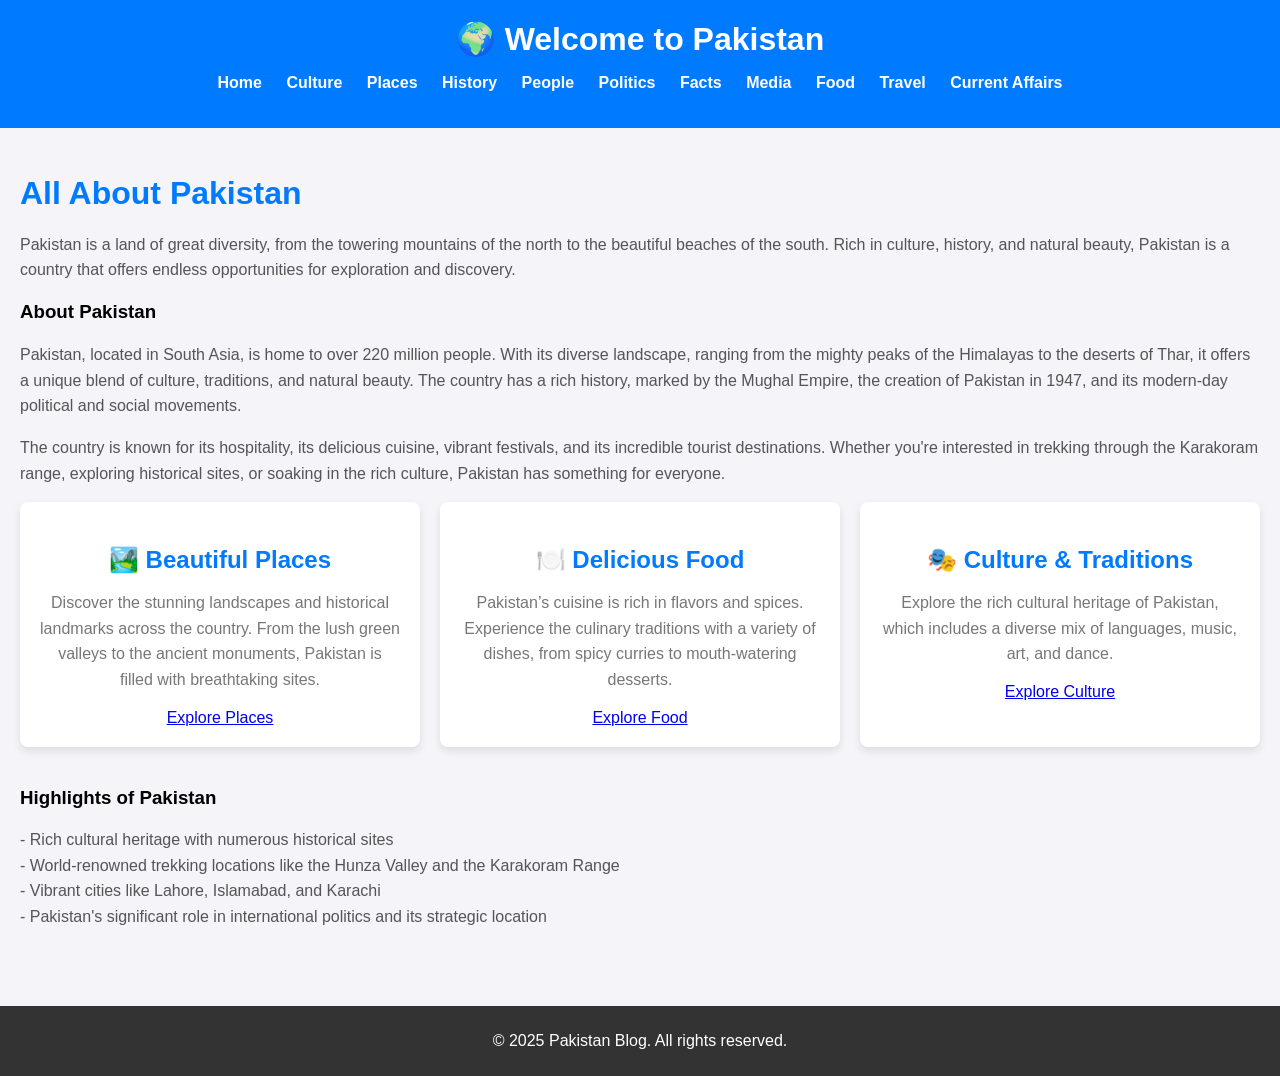
<file: index.html>
<!-- index.html -->
<!DOCTYPE html>
<html lang="en">
<head>
  <meta charset="UTF-8">
  <title>Blogsite Pakistan</title>
  <link rel="stylesheet" href="styles.css">
</head>
<body>
  <header>
    <h1>🌍 Welcome to Pakistan</h1>
    <nav>
      <ul>
        <li><a href="index.html">Home</a></li>
        <li><a href="culture.html">Culture</a></li>
        <li><a href="places.html">Places</a></li>
        <li><a href="history.html">History</a></li>
        <li><a href="people.html">People</a></li>
        <li><a href="politics.html">Politics</a></li>
        <li><a href="facts.html">Facts</a></li>
        <li><a href="media.html">Media</a></li>
        <li><a href="food.html">Food</a></li>
        <li><a href="travel.html">Travel</a></li>
        <li><a href="current-afairs.html">Current Affairs</a></li>
      </ul>
    </nav>
  </header>

  <main>
        <section class="intro">
            <h2>All About Pakistan</h2>
            <p>Pakistan is a land of great diversity, from the towering mountains of the north to the beautiful beaches of the south. Rich in culture, history, and natural beauty, Pakistan is a country that offers endless opportunities for exploration and discovery.</p>
        </section>

        <section class="about-pakistan">
            <h3>About Pakistan</h3>
            <p>Pakistan, located in South Asia, is home to over 220 million people. With its diverse landscape, ranging from the mighty peaks of the Himalayas to the deserts of Thar, it offers a unique blend of culture, traditions, and natural beauty. The country has a rich history, marked by the Mughal Empire, the creation of Pakistan in 1947, and its modern-day political and social movements.</p>
            <p>The country is known for its hospitality, its delicious cuisine, vibrant festivals, and its incredible tourist destinations. Whether you're interested in trekking through the Karakoram range, exploring historical sites, or soaking in the rich culture, Pakistan has something for everyone.</p>
        </section>

        <section class="cards">
            <div class="card">
                <h3>🏞️ Beautiful Places</h3>
                <p>Discover the stunning landscapes and historical landmarks across the country. From the lush green valleys to the ancient monuments, Pakistan is filled with breathtaking sites.</p>
                <a class="btn btn-primary" href="places.html" role="button">Explore Places</a>
            </div>
            <div class="card">
                <h3>🍽️ Delicious Food</h3>
                <p>Pakistan’s cuisine is rich in flavors and spices. Experience the culinary traditions with a variety of dishes, from spicy curries to mouth-watering desserts.</p>
                <a class="btn btn-primary" href="food.html" role="button">Explore Food</a>
            </div>
            <div class="card">
                <h3>🎭 Culture & Traditions</h3>
                <p>Explore the rich cultural heritage of Pakistan, which includes a diverse mix of languages, music, art, and dance.</p>
                <a class="btn btn-primary" href="culture.html" role="button">Explore Culture</a>
            </div>
        </section>

        <section class="highlights">
            <h3>Highlights of Pakistan</h3>
                <p>- Rich cultural heritage with numerous historical sites<br>
            - World-renowned trekking locations like the Hunza Valley and the Karakoram Range<br>
            - Vibrant cities like Lahore, Islamabad, and Karachi<br>
            - Pakistan's significant role in international politics and its strategic location</p>

        </section>
    </main>

  <footer>
    <p>© 2025 Pakistan Blog. All rights reserved.</p>
  </footer>
</body>
</html>
</file>
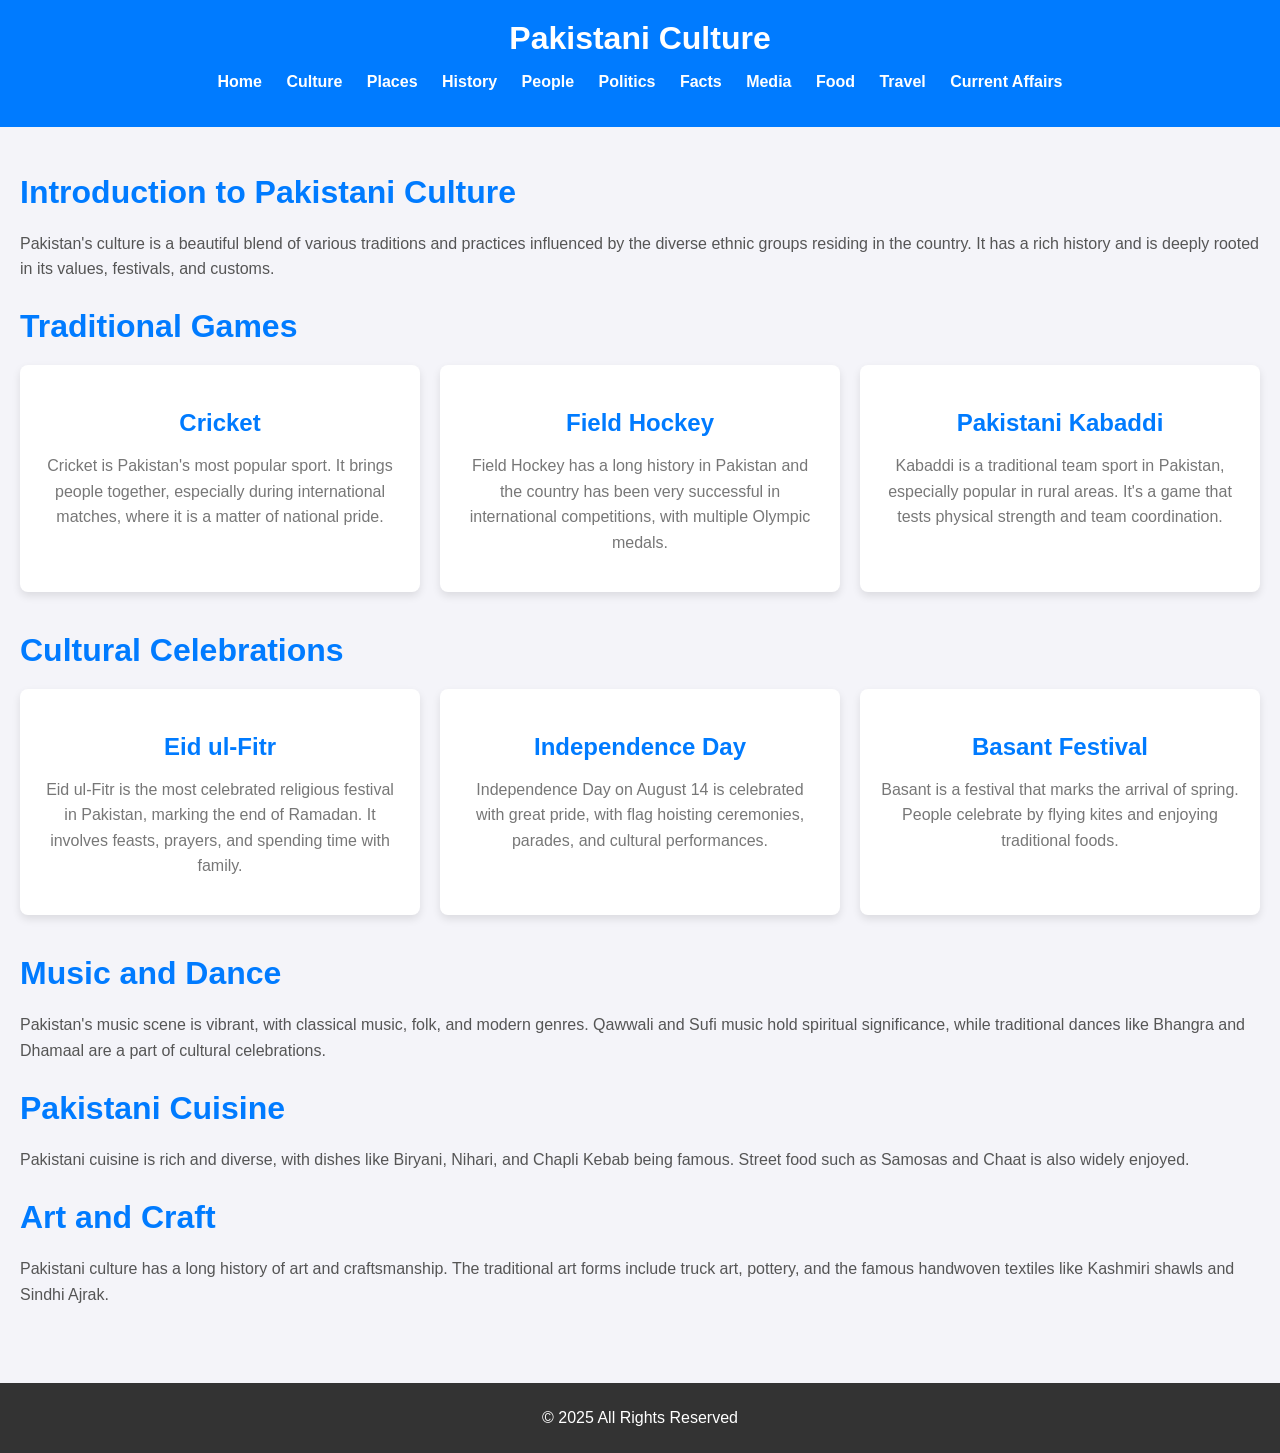
<file: culture.html>
<!DOCTYPE html>
<html lang="en">
<head>
    <meta charset="UTF-8">
    <meta name="viewport" content="width=device-width, initial-scale=1.0">
    <title>Pakistani Culture</title>
    <link rel="stylesheet" href="styles.css">
</head>
<body>
    <header>
        <h1>Pakistani Culture</h1>
        <nav>
            <ul>
              <li><a href="index.html">Home</a></li>
              <li><a href="culture.html">Culture</a></li>
              <li><a href="places.html">Places</a></li>
              <li><a href="history.html">History</a></li>
              <li><a href="people.html">People</a></li>
              <li><a href="politics.html">Politics</a></li>
              <li><a href="facts.html">Facts</a></li>
              <li><a href="media.html">Media</a></li>
              <li><a href="food.html">Food</a></li>
              <li><a href="travel.html">Travel</a></li>
              <li><a href="current-afairs.html">Current Affairs</a></li>
            </ul>
          </nav>
    </header>
    <main>
        <!-- Introduction Section -->
        <section class="about-culture">
            <h2>Introduction to Pakistani Culture</h2>
            <p>Pakistan's culture is a beautiful blend of various traditions and practices influenced by the diverse ethnic groups residing in the country. It has a rich history and is deeply rooted in its values, festivals, and customs.</p>
        </section>

        <!-- Traditional Games Section -->
        <section class="games">
            <h2>Traditional Games</h2>
            <div class="cards">
                <div class="card">
                    <h3>Cricket</h3>
                    <p>Cricket is Pakistan's most popular sport. It brings people together, especially during international matches, where it is a matter of national pride.</p>
                </div>
                <div class="card">
                    <h3>Field Hockey</h3>
                    <p>Field Hockey has a long history in Pakistan and the country has been very successful in international competitions, with multiple Olympic medals.</p>
                </div>
                <div class="card">
                    <h3>Pakistani Kabaddi</h3>
                    <p>Kabaddi is a traditional team sport in Pakistan, especially popular in rural areas. It's a game that tests physical strength and team coordination.</p>
                </div>
            </div>
        </section>

        <!-- Cultural Celebrations Section -->
        <section class="celebrations">
            <h2>Cultural Celebrations</h2>
            <div class="cards">
                <div class="card">
                    <h3>Eid ul-Fitr</h3>
                    <p>Eid ul-Fitr is the most celebrated religious festival in Pakistan, marking the end of Ramadan. It involves feasts, prayers, and spending time with family.</p>
                </div>
                <div class="card">
                    <h3>Independence Day</h3>
                    <p>Independence Day on August 14 is celebrated with great pride, with flag hoisting ceremonies, parades, and cultural performances.</p>
                </div>
                <div class="card">
                    <h3>Basant Festival</h3>
                    <p>Basant is a festival that marks the arrival of spring. People celebrate by flying kites and enjoying traditional foods.</p>
                </div>
            </div>
        </section>

        <!-- Music and Dance Section -->
        <section class="music-dance">
            <h2>Music and Dance</h2>
            <p>Pakistan's music scene is vibrant, with classical music, folk, and modern genres. Qawwali and Sufi music hold spiritual significance, while traditional dances like Bhangra and Dhamaal are a part of cultural celebrations.</p>
        </section>

        <!-- Cuisine Section -->
        <section class="cuisine">
            <h2>Pakistani Cuisine</h2>
            <p>Pakistani cuisine is rich and diverse, with dishes like Biryani, Nihari, and Chapli Kebab being famous. Street food such as Samosas and Chaat is also widely enjoyed.</p>
        </section>

        <!-- Art and Craft Section -->
        <section class="art-craft">
            <h2>Art and Craft</h2>
            <p>Pakistani culture has a long history of art and craftsmanship. The traditional art forms include truck art, pottery, and the famous handwoven textiles like Kashmiri shawls and Sindhi Ajrak.</p>
        </section>
    </main>
    <footer>
        <p>&copy; 2025 All Rights Reserved</p>
    </footer>
</body>
</html>
</file>
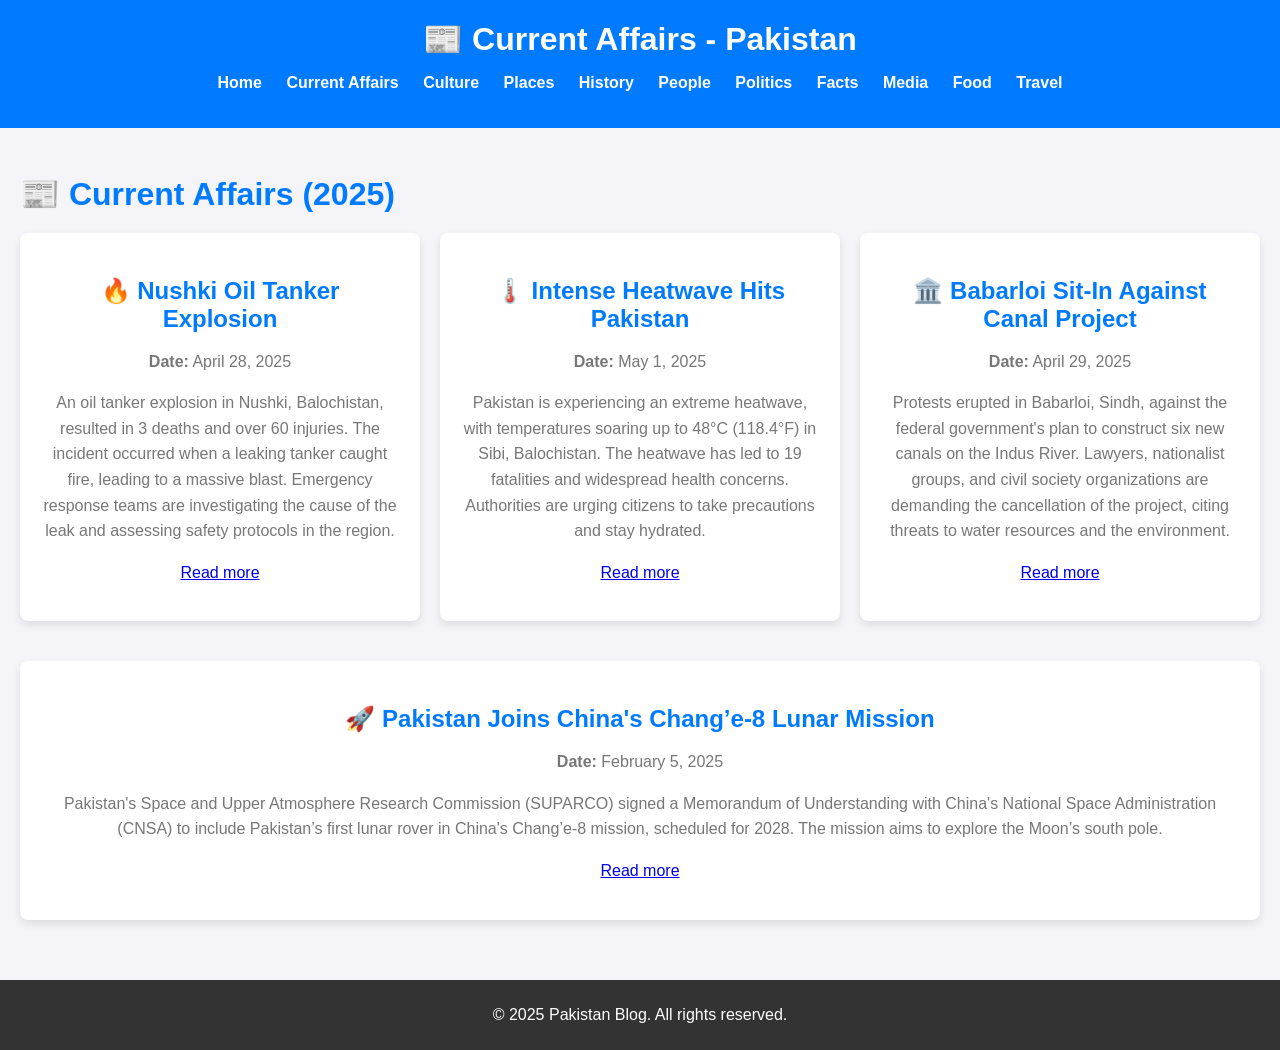
<file: current-afairs.html>
<!-- current-affairs.html -->
<!DOCTYPE html>
<html lang="en">
<head>
  <meta charset="UTF-8">
  <title>Current Affairs - Pakistan</title>
  <link rel="stylesheet" href="styles.css">
</head>
<body>
  <header>
    <h1>📰 Current Affairs - Pakistan</h1>
    <nav>
      <ul>
        <li><a href="index.html">Home</a></li>
        <li><a href="current-afairs.html">Current Affairs</a></li>
        <li><a href="culture.html">Culture</a></li>
        <li><a href="places.html">Places</a></li>
        <li><a href="history.html">History</a></li>
        <li><a href="people.html">People</a></li>
        <li><a href="politics.html">Politics</a></li>
        <li><a href="facts.html">Facts</a></li>
        <li><a href="media.html">Media</a></li>
        <li><a href="food.html">Food</a></li>
        <li><a href="travel.html">Travel</a></li>
      </ul>
    </nav>
  </header>

  <main>
    <section>
        <h2>📰 Current Affairs (2025)</h2>
        <div class="cards">
          <div class="card">
            <h3>🔥 Nushki Oil Tanker Explosion</h3>
            <p><strong>Date:</strong> April 28, 2025</p>
            <p>An oil tanker explosion in Nushki, Balochistan, resulted in 3 deaths and over 60 injuries. The incident occurred when a leaking tanker caught fire, leading to a massive blast. Emergency response teams are investigating the cause of the leak and assessing safety protocols in the region.</p>
            <p><a href="https://en.wikipedia.org/wiki/2025_Nushki_oil_tanker_explosion" target="_blank">Read more</a></p>
          </div>
          <div class="card">
            <h3>🌡️ Intense Heatwave Hits Pakistan</h3>
            <p><strong>Date:</strong> May 1, 2025</p>
            <p>Pakistan is experiencing an extreme heatwave, with temperatures soaring up to 48°C (118.4°F) in Sibi, Balochistan. The heatwave has led to 19 fatalities and widespread health concerns. Authorities are urging citizens to take precautions and stay hydrated.</p>
            <p><a href="https://en.wikipedia.org/wiki/2025_India%E2%80%93Pakistan_heat_wave" target="_blank">Read more</a></p>
          </div>
          <div class="card">
            <h3>🏛️ Babarloi Sit-In Against Canal Project</h3>
            <p><strong>Date:</strong> April 29, 2025</p>
            <p>Protests erupted in Babarloi, Sindh, against the federal government's plan to construct six new canals on the Indus River. Lawyers, nationalist groups, and civil society organizations are demanding the cancellation of the project, citing threats to water resources and the environment.</p>
            <p><a href="https://en.wikipedia.org/wiki/Babarloi_Dharna" target="_blank">Read more</a></p>
          </div>
        </section>
        <section>
          <div class="card">
            <h3>🚀 Pakistan Joins China's Chang’e-8 Lunar Mission</h3>
            <p><strong>Date:</strong> February 5, 2025</p>
            <p>Pakistan's Space and Upper Atmosphere Research Commission (SUPARCO) signed a Memorandum of Understanding with China's National Space Administration (CNSA) to include Pakistan’s first lunar rover in China's Chang’e-8 mission, scheduled for 2028. The mission aims to explore the Moon’s south pole.</p>
            <p><a href="https://affairscloud.com/current-affairs-12-february-2025/" target="_blank">Read more</a></p>
          </div>
        </div>
      </section>
      
  </main>

  <footer>
    <p>© 2025 Pakistan Blog. All rights reserved.</p>
  </footer>
</body>
</html>
</file>
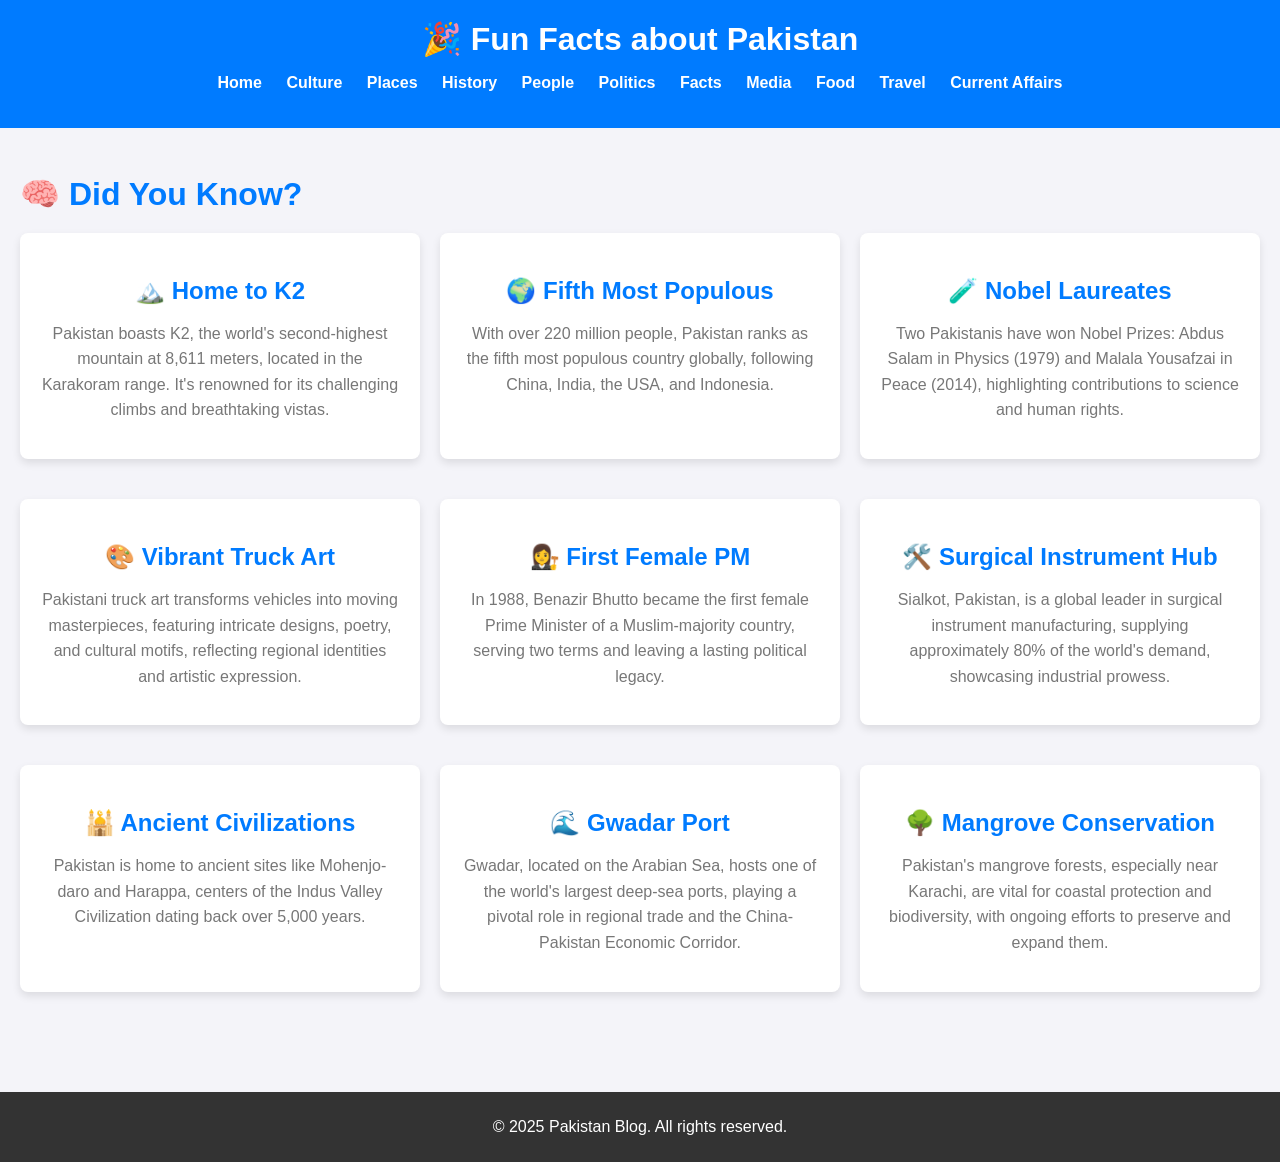
<file: facts.html>
<!-- facts.html -->
<!DOCTYPE html>
<html lang="en">
<head>
  <meta charset="UTF-8">
  <title>Fun Facts about Pakistan</title>
  <link rel="stylesheet" href="styles.css">
</head>
<body>
  <header>
    <h1>🎉 Fun Facts about Pakistan</h1>
    <nav>
      <ul>
        <li><a href="index.html">Home</a></li>
        <li><a href="culture.html">Culture</a></li>
        <li><a href="places.html">Places</a></li>
        <li><a href="history.html">History</a></li>
        <li><a href="people.html">People</a></li>
        <li><a href="politics.html">Politics</a></li>
        <li><a href="facts.html">Facts</a></li>
        <li><a href="media.html">Media</a></li>
        <li><a href="food.html">Food</a></li>
        <li><a href="travel.html">Travel</a></li>
        <li><a href="current-afairs.html">Current Affairs</a></li>
      </ul>
    </nav>
  </header>

  <main>
    <section>
      <h2>🧠 Did You Know?</h2>
      <div class="cards">
        <div class="card">
          <h3>🏔️ Home to K2</h3>
          <p>Pakistan boasts K2, the world's second-highest mountain at 8,611 meters, located in the Karakoram range. It's renowned for its challenging climbs and breathtaking vistas.</p>
        </div>
        <div class="card">
          <h3>🌍 Fifth Most Populous</h3>
          <p>With over 220 million people, Pakistan ranks as the fifth most populous country globally, following China, India, the USA, and Indonesia.</p>
        </div>
        <div class="card">
          <h3>🧪 Nobel Laureates</h3>
          <p>Two Pakistanis have won Nobel Prizes: Abdus Salam in Physics (1979) and Malala Yousafzai in Peace (2014), highlighting contributions to science and human rights.</p>
        </div>
      </div>
  
      <div class="cards">
        <div class="card">
          <h3>🎨 Vibrant Truck Art</h3>
          <p>Pakistani truck art transforms vehicles into moving masterpieces, featuring intricate designs, poetry, and cultural motifs, reflecting regional identities and artistic expression.</p>
        </div>
        <div class="card">
          <h3>👩‍⚖️ First Female PM</h3>
          <p>In 1988, Benazir Bhutto became the first female Prime Minister of a Muslim-majority country, serving two terms and leaving a lasting political legacy.</p>
        </div>
        <div class="card">
          <h3>🛠️ Surgical Instrument Hub</h3>
          <p>Sialkot, Pakistan, is a global leader in surgical instrument manufacturing, supplying approximately 80% of the world's demand, showcasing industrial prowess.</p>
        </div>
      </div>
  
      <div class="cards">
        <div class="card">
          <h3>🕌 Ancient Civilizations</h3>
          <p>Pakistan is home to ancient sites like Mohenjo-daro and Harappa, centers of the Indus Valley Civilization dating back over 5,000 years.</p>
        </div>
        <div class="card">
          <h3>🌊 Gwadar Port</h3>
          <p>Gwadar, located on the Arabian Sea, hosts one of the world's largest deep-sea ports, playing a pivotal role in regional trade and the China-Pakistan Economic Corridor.</p>
        </div>
        <div class="card">
          <h3>🌳 Mangrove Conservation</h3>
          <p>Pakistan's mangrove forests, especially near Karachi, are vital for coastal protection and biodiversity, with ongoing efforts to preserve and expand them.</p>
        </div>
      </div>
    </section>
  </main>

  <footer>
    <p>© 2025 Pakistan Blog. All rights reserved.</p>
  </footer>
</body>
</html>
</file>
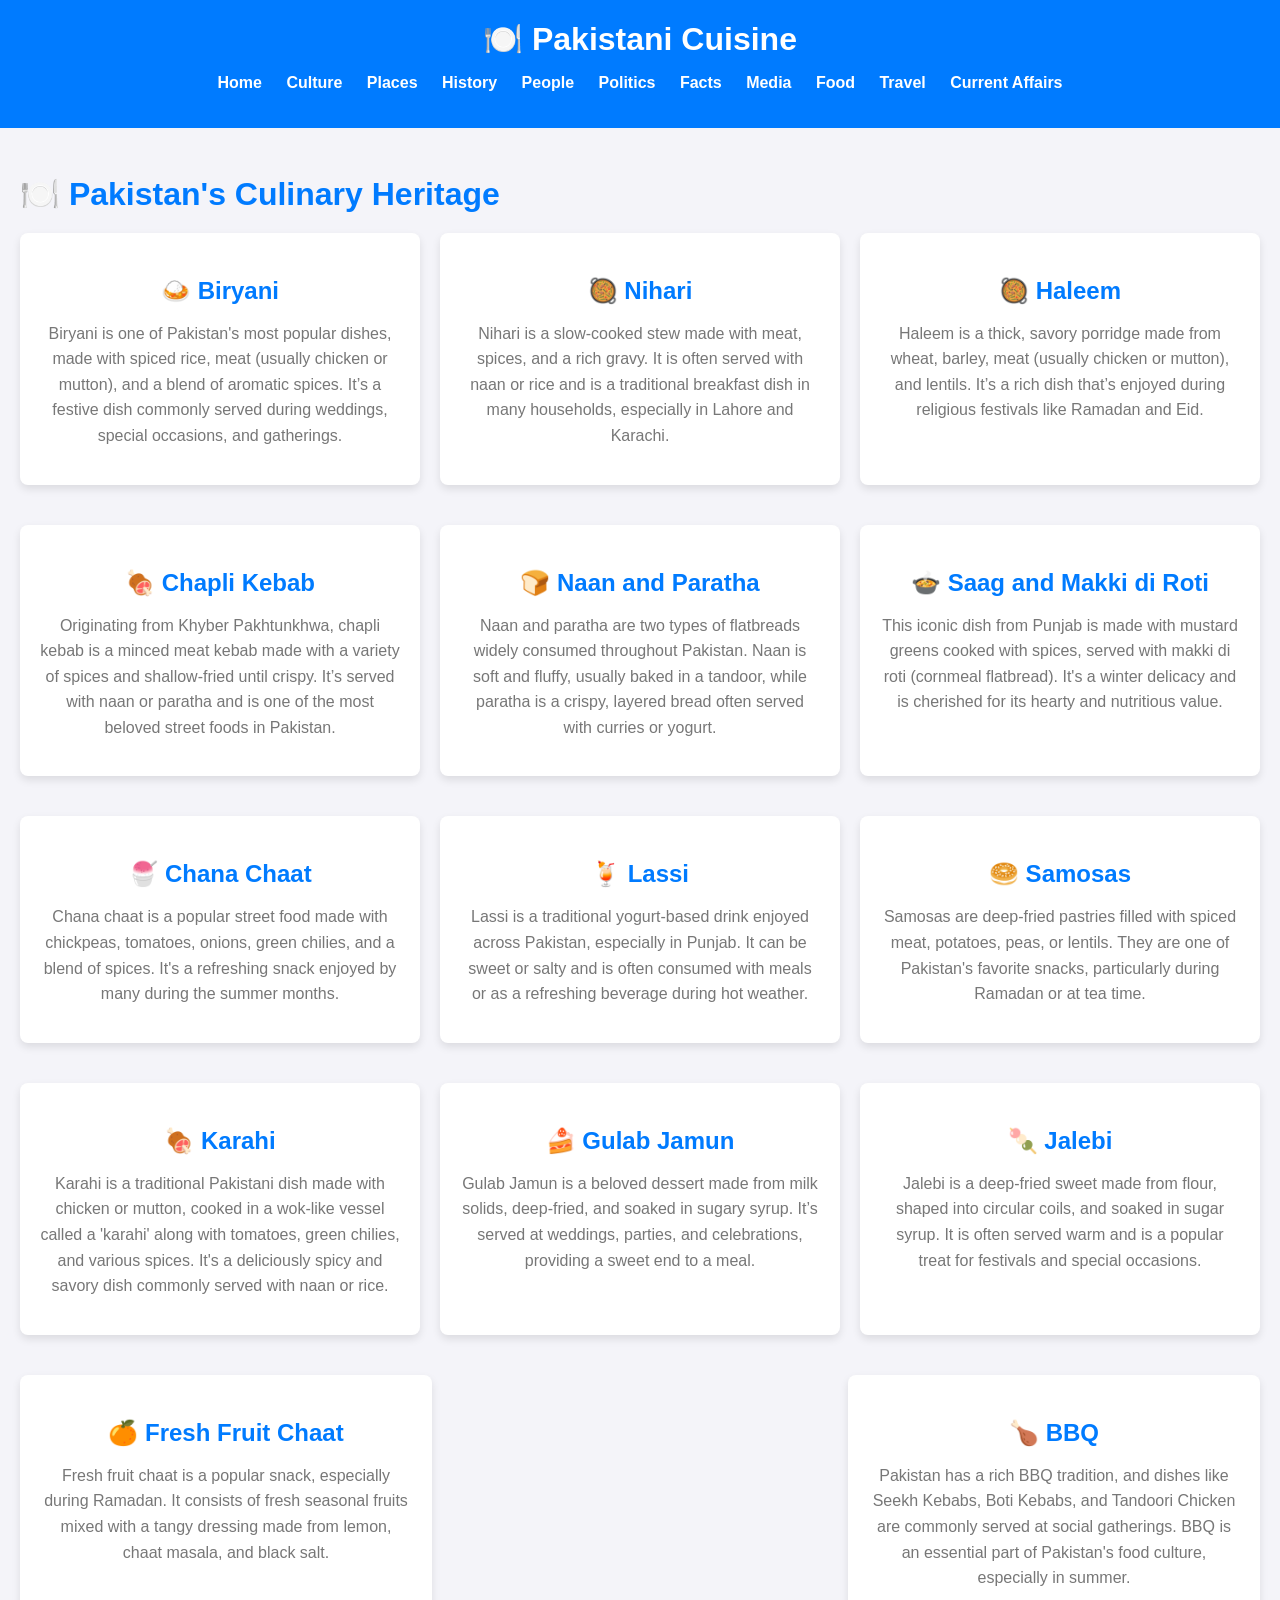
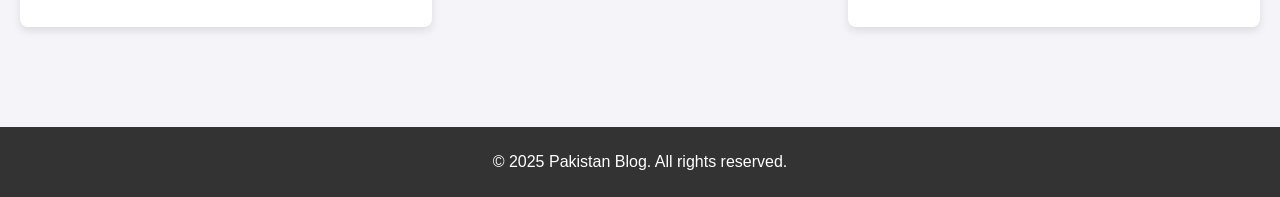
<file: food.html>
<!-- food.html -->
<!DOCTYPE html>
<html lang="en">
<head>
  <meta charset="UTF-8">
  <title>Pakistani Cuisine</title>
  <link rel="stylesheet" href="styles.css">
</head>
<body>
  <header>
    <h1>🍽️ Pakistani Cuisine</h1>
    <nav>
      <ul>
        <li><a href="index.html">Home</a></li>
        <li><a href="culture.html">Culture</a></li>
        <li><a href="places.html">Places</a></li>
        <li><a href="history.html">History</a></li>
        <li><a href="people.html">People</a></li>
        <li><a href="politics.html">Politics</a></li>
        <li><a href="facts.html">Facts</a></li>
        <li><a href="media.html">Media</a></li>
        <li><a href="food.html">Food</a></li>
        <li><a href="travel.html">Travel</a></li>
        <li><a href="current-afairs.html">Current Affairs</a></li>
      </ul>
    </nav>
  </header>

  <main>
    <section>
      <h2>🍽️ Pakistan's Culinary Heritage</h2>
      <div class="cards">
        <div class="card">
          <h3>🍛 Biryani</h3>
          <p>Biryani is one of Pakistan's most popular dishes, made with spiced rice, meat (usually chicken or mutton), and a blend of aromatic spices. It’s a festive dish commonly served during weddings, special occasions, and gatherings.</p>
        </div>
        <div class="card">
          <h3>🥘 Nihari</h3>
          <p>Nihari is a slow-cooked stew made with meat, spices, and a rich gravy. It is often served with naan or rice and is a traditional breakfast dish in many households, especially in Lahore and Karachi.</p>
        </div>
        <div class="card">
          <h3>🥘 Haleem</h3>
          <p>Haleem is a thick, savory porridge made from wheat, barley, meat (usually chicken or mutton), and lentils. It’s a rich dish that’s enjoyed during religious festivals like Ramadan and Eid.</p>
        </div>
      </div>
  
      <div class="cards">
        <div class="card">
          <h3>🍖 Chapli Kebab</h3>
          <p>Originating from Khyber Pakhtunkhwa, chapli kebab is a minced meat kebab made with a variety of spices and shallow-fried until crispy. It’s served with naan or paratha and is one of the most beloved street foods in Pakistan.</p>
        </div>
        <div class="card">
          <h3>🍞 Naan and Paratha</h3>
          <p>Naan and paratha are two types of flatbreads widely consumed throughout Pakistan. Naan is soft and fluffy, usually baked in a tandoor, while paratha is a crispy, layered bread often served with curries or yogurt.</p>
        </div>
        <div class="card">
          <h3>🍲 Saag and Makki di Roti</h3>
          <p>This iconic dish from Punjab is made with mustard greens cooked with spices, served with makki di roti (cornmeal flatbread). It's a winter delicacy and is cherished for its hearty and nutritious value.</p>
        </div>
      </div>
  
      <div class="cards">
        <div class="card">
          <h3>🍧 Chana Chaat</h3>
          <p>Chana chaat is a popular street food made with chickpeas, tomatoes, onions, green chilies, and a blend of spices. It's a refreshing snack enjoyed by many during the summer months.</p>
        </div>
        <div class="card">
          <h3>🍹 Lassi</h3>
          <p>Lassi is a traditional yogurt-based drink enjoyed across Pakistan, especially in Punjab. It can be sweet or salty and is often consumed with meals or as a refreshing beverage during hot weather.</p>
        </div>
        <div class="card">
          <h3>🥯 Samosas</h3>
          <p>Samosas are deep-fried pastries filled with spiced meat, potatoes, peas, or lentils. They are one of Pakistan's favorite snacks, particularly during Ramadan or at tea time.</p>
        </div>
      </div>
  
      <div class="cards">
        <div class="card">
          <h3>🍖 Karahi</h3>
          <p>Karahi is a traditional Pakistani dish made with chicken or mutton, cooked in a wok-like vessel called a 'karahi' along with tomatoes, green chilies, and various spices. It's a deliciously spicy and savory dish commonly served with naan or rice.</p>
        </div>
        <div class="card">
          <h3>🍰 Gulab Jamun</h3>
          <p>Gulab Jamun is a beloved dessert made from milk solids, deep-fried, and soaked in sugary syrup. It’s served at weddings, parties, and celebrations, providing a sweet end to a meal.</p>
        </div>
        <div class="card">
          <h3>🍡 Jalebi</h3>
          <p>Jalebi is a deep-fried sweet made from flour, shaped into circular coils, and soaked in sugar syrup. It is often served warm and is a popular treat for festivals and special occasions.</p>
        </div>
      </div>
  
      <div class="cards">
        <div class="card">
          <h3>🍊 Fresh Fruit Chaat</h3>
          <p>Fresh fruit chaat is a popular snack, especially during Ramadan. It consists of fresh seasonal fruits mixed with a tangy dressing made from lemon, chaat masala, and black salt.</p>
        </div>
        <div class="card">
          <h3>🍗 BBQ</h3>
          <p>Pakistan has a rich BBQ tradition, and dishes like Seekh Kebabs, Boti Kebabs, and Tandoori Chicken are commonly served at social gatherings. BBQ is an essential part of Pakistan's food culture, especially in summer.</p>
        </div>
      </div>
    </section>
  </main>
  

  <footer>
    <p>© 2025 Pakistan Blog. All rights reserved.</p>
  </footer>
</body>
</html>
</file>
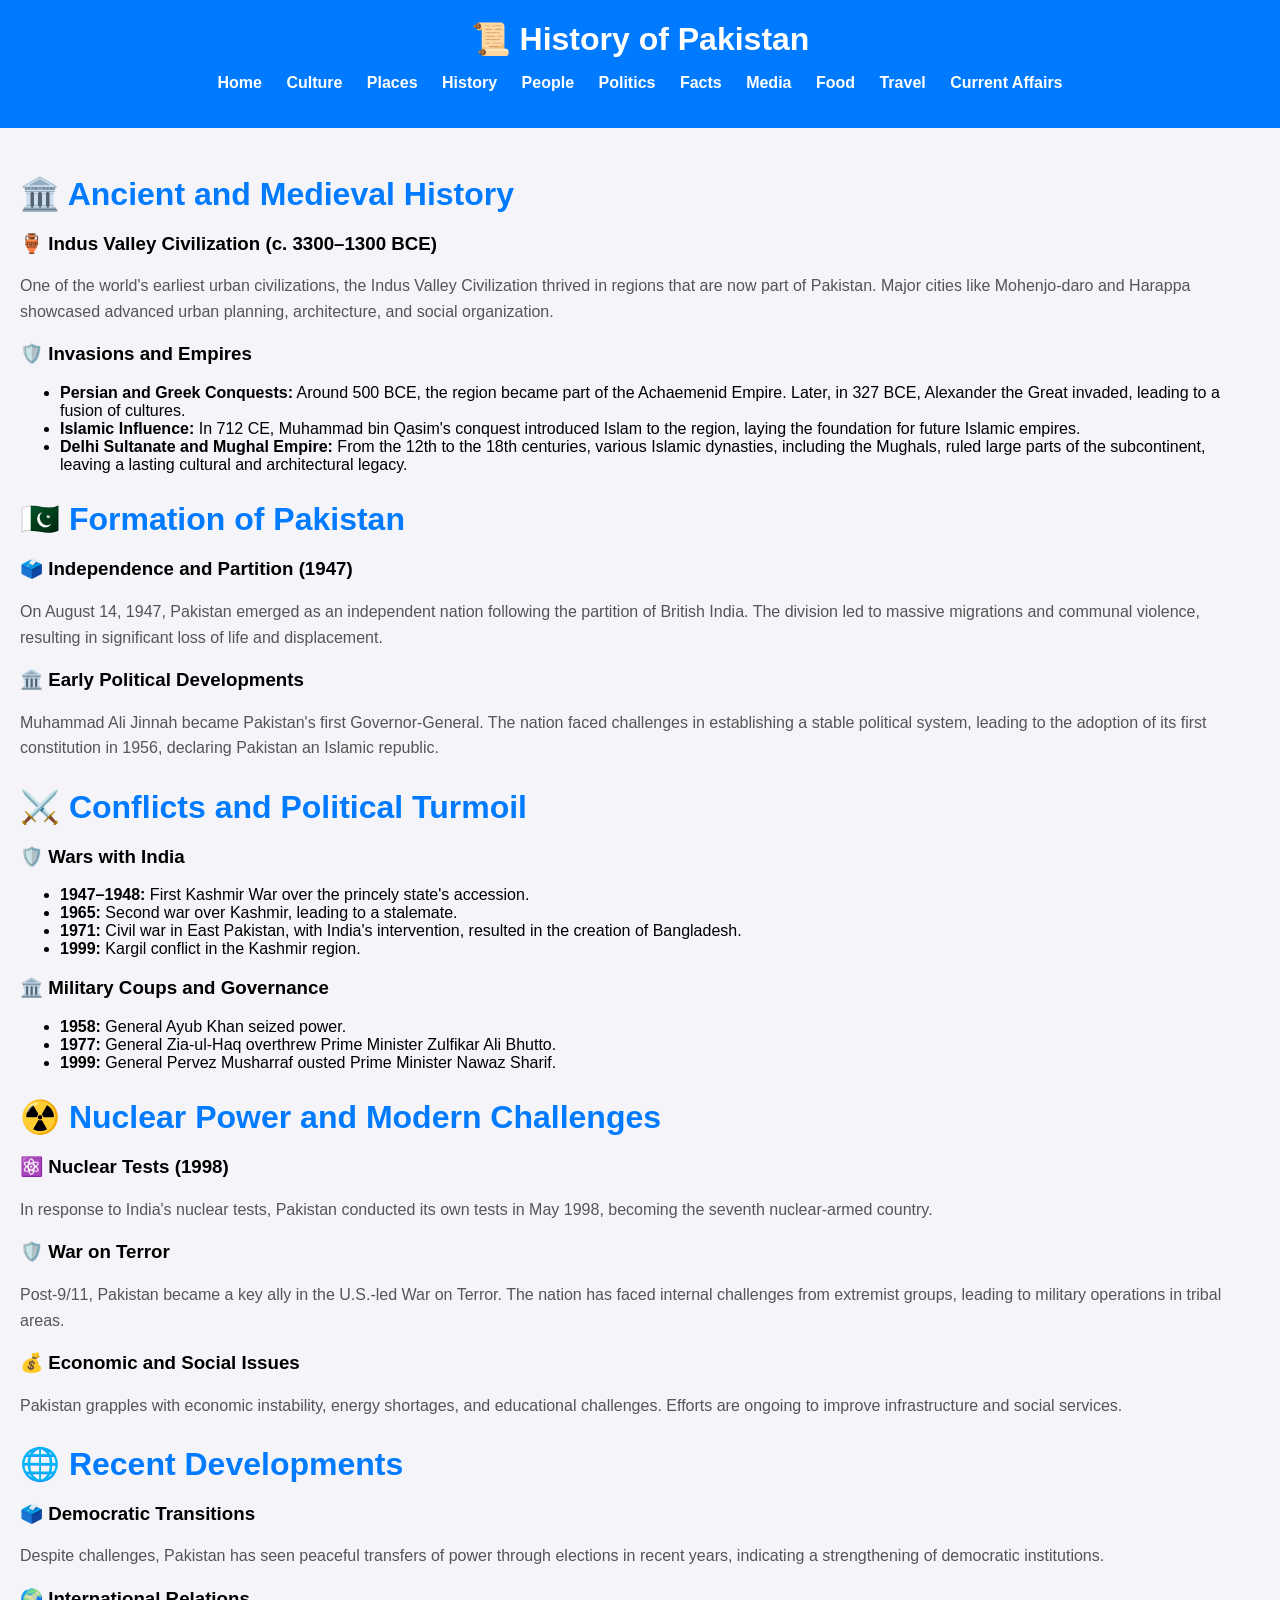
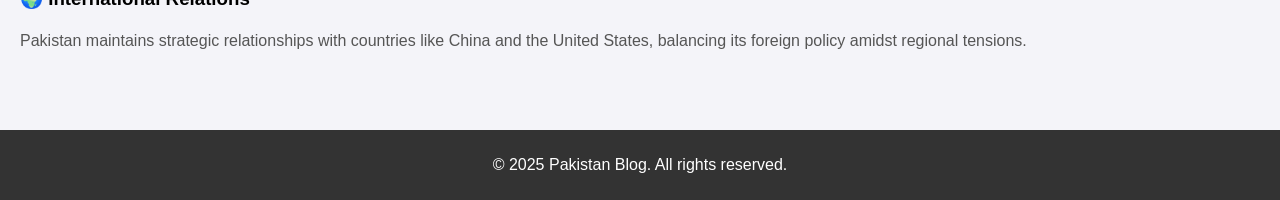
<file: history.html>
<!-- history.html -->
<!DOCTYPE html>
<html lang="en">
<head>
  <meta charset="UTF-8">
  <title>History of Pakistan</title>
  <link rel="stylesheet" href="styles.css">
</head>
<body>
  <header>
    <h1>📜 History of Pakistan</h1>
    <nav>
      <ul>
        <li><a href="index.html">Home</a></li>
        <li><a href="culture.html">Culture</a></li>
        <li><a href="places.html">Places</a></li>
        <li><a href="history.html">History</a></li>
        <li><a href="people.html">People</a></li>
        <li><a href="politics.html">Politics</a></li>
        <li><a href="facts.html">Facts</a></li>
        <li><a href="media.html">Media</a></li>
        <li><a href="food.html">Food</a></li>
        <li><a href="travel.html">Travel</a></li>
        <li><a href="current-afairs.html">Current Affairs</a></li>
      </ul>
    </nav>
  </header>

  <main>
    <section>
      <h2>🏛️ Ancient and Medieval History</h2>

      <h3>🏺 Indus Valley Civilization (c. 3300–1300 BCE)</h3>
      <p>One of the world's earliest urban civilizations, the Indus Valley Civilization thrived in regions that are now part of Pakistan. Major cities like Mohenjo-daro and Harappa showcased advanced urban planning, architecture, and social organization.</p>

      <h3>🛡️ Invasions and Empires</h3>
      <ul>
        <li><strong>Persian and Greek Conquests:</strong> Around 500 BCE, the region became part of the Achaemenid Empire. Later, in 327 BCE, Alexander the Great invaded, leading to a fusion of cultures.</li>
        <li><strong>Islamic Influence:</strong> In 712 CE, Muhammad bin Qasim's conquest introduced Islam to the region, laying the foundation for future Islamic empires.</li>
        <li><strong>Delhi Sultanate and Mughal Empire:</strong> From the 12th to the 18th centuries, various Islamic dynasties, including the Mughals, ruled large parts of the subcontinent, leaving a lasting cultural and architectural legacy.</li>
      </ul>
    </section>

    <section>
      <h2>🇵🇰 Formation of Pakistan</h2>

      <h3>🗳️ Independence and Partition (1947)</h3>
      <p>On August 14, 1947, Pakistan emerged as an independent nation following the partition of British India. The division led to massive migrations and communal violence, resulting in significant loss of life and displacement.</p>

      <h3>🏛️ Early Political Developments</h3>
      <p>Muhammad Ali Jinnah became Pakistan's first Governor-General. The nation faced challenges in establishing a stable political system, leading to the adoption of its first constitution in 1956, declaring Pakistan an Islamic republic.</p>
    </section>

    <section>
      <h2>⚔️ Conflicts and Political Turmoil</h2>

      <h3>🛡️ Wars with India</h3>
      <ul>
        <li><strong>1947–1948:</strong> First Kashmir War over the princely state's accession.</li>
        <li><strong>1965:</strong> Second war over Kashmir, leading to a stalemate.</li>
        <li><strong>1971:</strong> Civil war in East Pakistan, with India's intervention, resulted in the creation of Bangladesh.</li>
        <li><strong>1999:</strong> Kargil conflict in the Kashmir region.</li>
      </ul>

      <h3>🏛️ Military Coups and Governance</h3>
      <ul>
        <li><strong>1958:</strong> General Ayub Khan seized power.</li>
        <li><strong>1977:</strong> General Zia-ul-Haq overthrew Prime Minister Zulfikar Ali Bhutto.</li>
        <li><strong>1999:</strong> General Pervez Musharraf ousted Prime Minister Nawaz Sharif.</li>
      </ul>
    </section>

    <section>
      <h2>☢️ Nuclear Power and Modern Challenges</h2>

      <h3>⚛️ Nuclear Tests (1998)</h3>
      <p>In response to India's nuclear tests, Pakistan conducted its own tests in May 1998, becoming the seventh nuclear-armed country.</p>

      <h3>🛡️ War on Terror</h3>
      <p>Post-9/11, Pakistan became a key ally in the U.S.-led War on Terror. The nation has faced internal challenges from extremist groups, leading to military operations in tribal areas.</p>

      <h3>💰 Economic and Social Issues</h3>
      <p>Pakistan grapples with economic instability, energy shortages, and educational challenges. Efforts are ongoing to improve infrastructure and social services.</p>
    </section>

    <section>
      <h2>🌐 Recent Developments</h2>

      <h3>🗳️ Democratic Transitions</h3>
      <p>Despite challenges, Pakistan has seen peaceful transfers of power through elections in recent years, indicating a strengthening of democratic institutions.</p>

      <h3>🌍 International Relations</h3>
      <p>Pakistan maintains strategic relationships with countries like China and the United States, balancing its foreign policy amidst regional tensions.</p>
    </section>
  </main>

  <footer>
    <p>© 2025 Pakistan Blog. All rights reserved.</p>
  </footer>
</body>
</html>
</file>
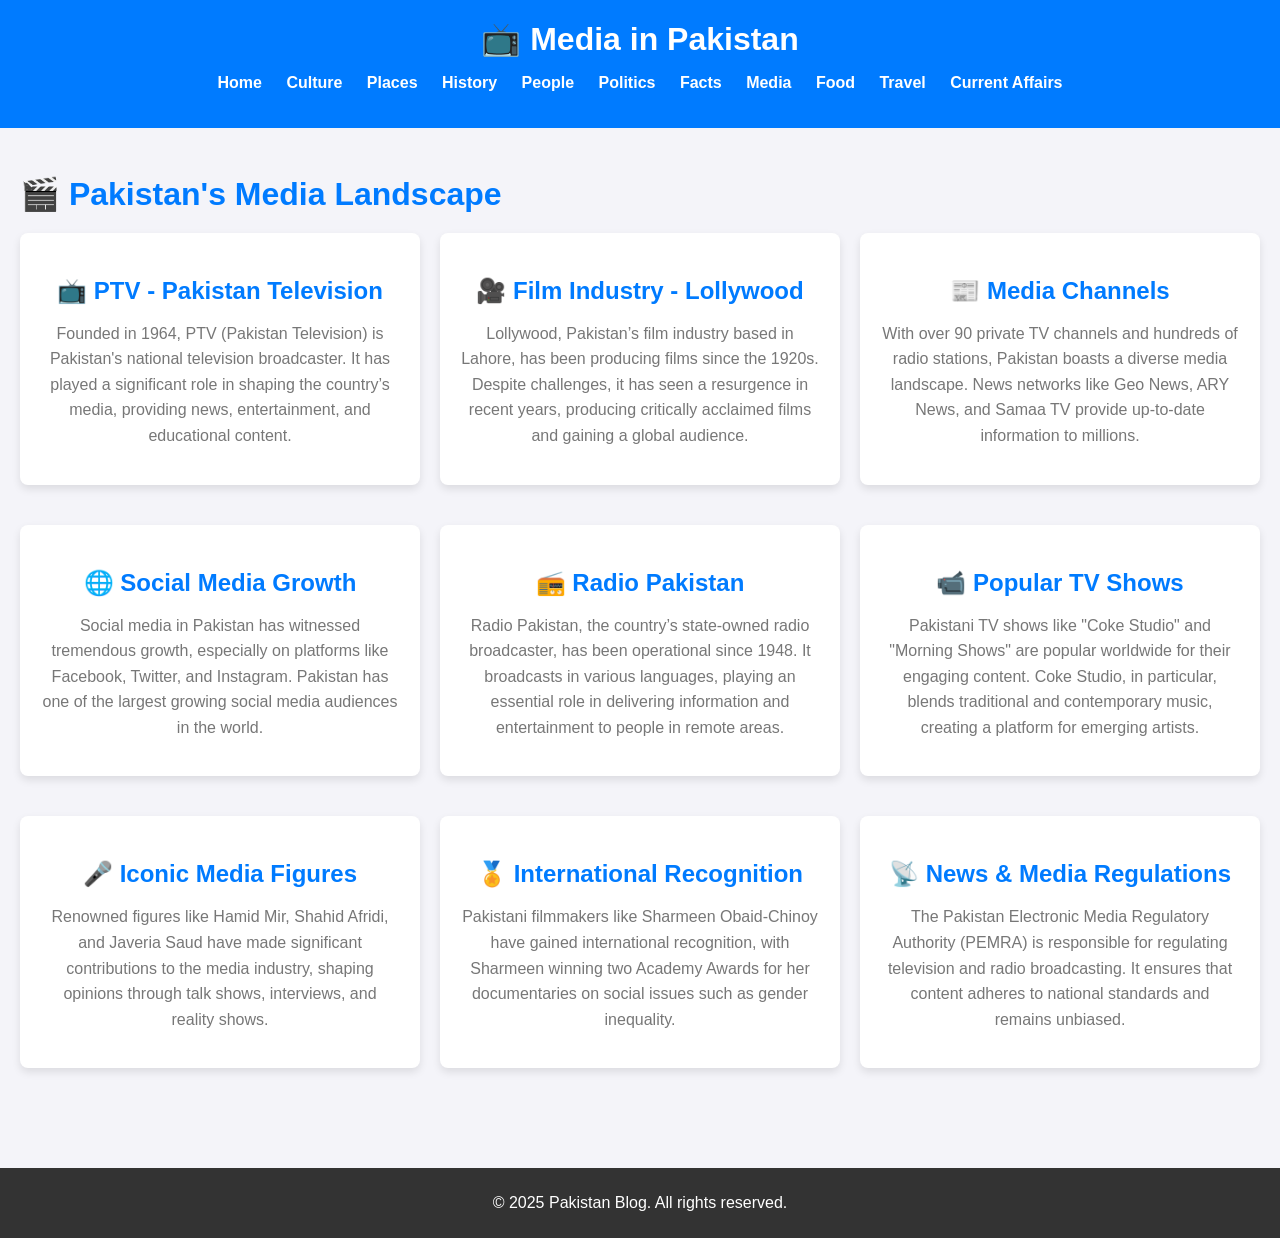
<file: media.html>
<!-- media.html -->
<!DOCTYPE html>
<html lang="en">
<head>
  <meta charset="UTF-8">
  <title>Media in Pakistan</title>
  <link rel="stylesheet" href="styles.css">
</head>
<body>
  <header>
    <h1>📺 Media in Pakistan</h1>
    <nav>
      <ul>
        <li><a href="index.html">Home</a></li>
        <li><a href="culture.html">Culture</a></li>
        <li><a href="places.html">Places</a></li>
        <li><a href="history.html">History</a></li>
        <li><a href="people.html">People</a></li>
        <li><a href="politics.html">Politics</a></li>
        <li><a href="facts.html">Facts</a></li>
        <li><a href="media.html">Media</a></li>
        <li><a href="food.html">Food</a></li>
        <li><a href="travel.html">Travel</a></li>
        <li><a href="current-afairs.html">Current Affairs</a></li>
      </ul>
    </nav>
  </header>

  <main>
    <section>
      <h2>🎬 Pakistan's Media Landscape</h2>
      <div class="cards">
        <div class="card">
          <h3>📺 PTV - Pakistan Television</h3>
          <p>Founded in 1964, PTV (Pakistan Television) is Pakistan's national television broadcaster. It has played a significant role in shaping the country’s media, providing news, entertainment, and educational content.</p>
        </div>
        <div class="card">
          <h3>🎥 Film Industry - Lollywood</h3>
          <p>Lollywood, Pakistan’s film industry based in Lahore, has been producing films since the 1920s. Despite challenges, it has seen a resurgence in recent years, producing critically acclaimed films and gaining a global audience.</p>
        </div>
        <div class="card">
          <h3>📰 Media Channels</h3>
          <p>With over 90 private TV channels and hundreds of radio stations, Pakistan boasts a diverse media landscape. News networks like Geo News, ARY News, and Samaa TV provide up-to-date information to millions.</p>
        </div>
      </div>
  
      <div class="cards">
        <div class="card">
          <h3>🌐 Social Media Growth</h3>
          <p>Social media in Pakistan has witnessed tremendous growth, especially on platforms like Facebook, Twitter, and Instagram. Pakistan has one of the largest growing social media audiences in the world.</p>
        </div>
        <div class="card">
          <h3>📻 Radio Pakistan</h3>
          <p>Radio Pakistan, the country’s state-owned radio broadcaster, has been operational since 1948. It broadcasts in various languages, playing an essential role in delivering information and entertainment to people in remote areas.</p>
        </div>
        <div class="card">
          <h3>📹 Popular TV Shows</h3>
          <p>Pakistani TV shows like "Coke Studio" and "Morning Shows" are popular worldwide for their engaging content. Coke Studio, in particular, blends traditional and contemporary music, creating a platform for emerging artists.</p>
        </div>
      </div>
  
      <div class="cards">
        <div class="card">
          <h3>🎤 Iconic Media Figures</h3>
          <p>Renowned figures like Hamid Mir, Shahid Afridi, and Javeria Saud have made significant contributions to the media industry, shaping opinions through talk shows, interviews, and reality shows.</p>
        </div>
        <div class="card">
          <h3>🏅 International Recognition</h3>
          <p>Pakistani filmmakers like Sharmeen Obaid-Chinoy have gained international recognition, with Sharmeen winning two Academy Awards for her documentaries on social issues such as gender inequality.</p>
        </div>
        <div class="card">
          <h3>📡 News & Media Regulations</h3>
          <p>The Pakistan Electronic Media Regulatory Authority (PEMRA) is responsible for regulating television and radio broadcasting. It ensures that content adheres to national standards and remains unbiased.</p>
        </div>
      </div>
    </section>
  </main>
  

  <footer>
    <p>© 2025 Pakistan Blog. All rights reserved.</p>
  </footer>
</body>
</html>
</file>
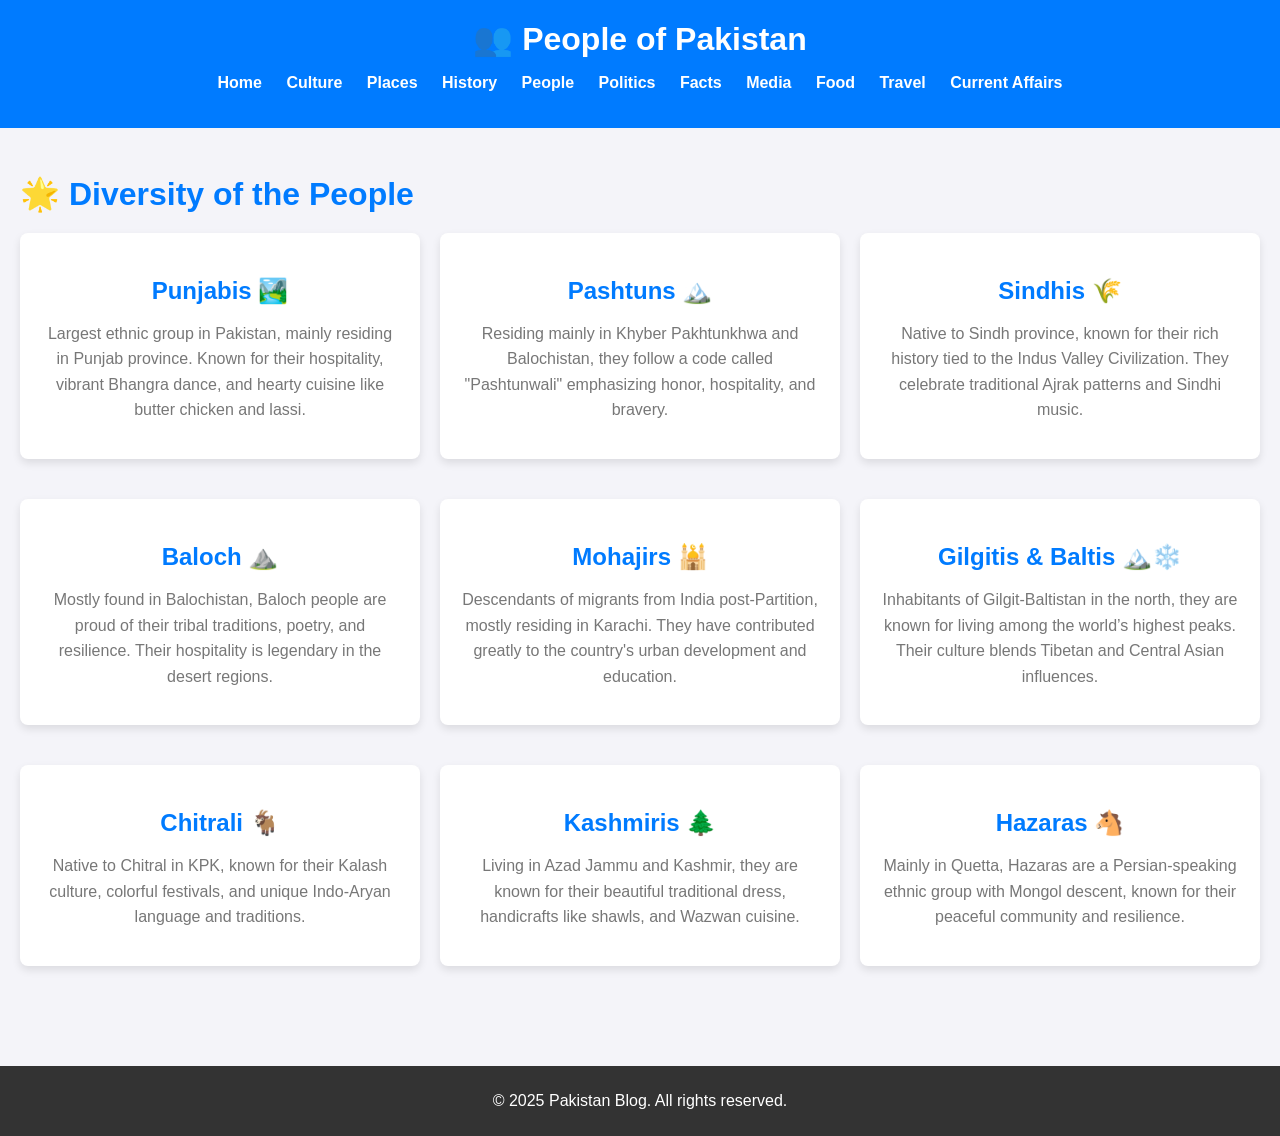
<file: people.html>
<!-- people.html -->
<!DOCTYPE html>
<html lang="en">
<head>
  <meta charset="UTF-8">
  <title>People of Pakistan</title>
  <link rel="stylesheet" href="styles.css">
</head>
<body>
  <header>
    <h1>👥 People of Pakistan</h1>
    <nav>
      <ul>
        <li><a href="index.html">Home</a></li>
        <li><a href="culture.html">Culture</a></li>
        <li><a href="places.html">Places</a></li>
        <li><a href="history.html">History</a></li>
        <li><a href="people.html">People</a></li>
        <li><a href="politics.html">Politics</a></li>
        <li><a href="facts.html">Facts</a></li>
        <li><a href="media.html">Media</a></li>
        <li><a href="food.html">Food</a></li>
        <li><a href="travel.html">Travel</a></li>
        <li><a href="current-afairs.html">Current Affairs</a></li>
      </ul>
    </nav>
  </header>

  <main>
    <section>
      <h2>🌟 Diversity of the People</h2>
      <div class="cards">
        <div class="card">
          <h3>Punjabis 🏞️</h3>
          <p>Largest ethnic group in Pakistan, mainly residing in Punjab province. Known for their hospitality, vibrant Bhangra dance, and hearty cuisine like butter chicken and lassi.</p>
        </div>
        <div class="card">
          <h3>Pashtuns 🏔️</h3>
          <p>Residing mainly in Khyber Pakhtunkhwa and Balochistan, they follow a code called "Pashtunwali" emphasizing honor, hospitality, and bravery.</p>
        </div>
        <div class="card">
          <h3>Sindhis 🌾</h3>
          <p>Native to Sindh province, known for their rich history tied to the Indus Valley Civilization. They celebrate traditional Ajrak patterns and Sindhi music.</p>
        </div>
      </div>
  
      <div class="cards">
        <div class="card">
          <h3>Baloch ⛰️</h3>
          <p>Mostly found in Balochistan, Baloch people are proud of their tribal traditions, poetry, and resilience. Their hospitality is legendary in the desert regions.</p>
        </div>
        <div class="card">
          <h3>Mohajirs 🕌</h3>
          <p>Descendants of migrants from India post-Partition, mostly residing in Karachi. They have contributed greatly to the country's urban development and education.</p>
        </div>
        <div class="card">
          <h3>Gilgitis & Baltis 🏔️❄️</h3>
          <p>Inhabitants of Gilgit-Baltistan in the north, they are known for living among the world’s highest peaks. Their culture blends Tibetan and Central Asian influences.</p>
        </div>
      </div>
  
      <div class="cards">
        <div class="card">
          <h3>Chitrali 🐐</h3>
          <p>Native to Chitral in KPK, known for their Kalash culture, colorful festivals, and unique Indo-Aryan language and traditions.</p>
        </div>
        <div class="card">
          <h3>Kashmiris 🌲</h3>
          <p>Living in Azad Jammu and Kashmir, they are known for their beautiful traditional dress, handicrafts like shawls, and Wazwan cuisine.</p>
        </div>
        <div class="card">
          <h3>Hazaras 🐴</h3>
          <p>Mainly in Quetta, Hazaras are a Persian-speaking ethnic group with Mongol descent, known for their peaceful community and resilience.</p>
        </div>
      </div>
    </section>
  </main>
  
  <footer>
    <p>© 2025 Pakistan Blog. All rights reserved.</p>
  </footer>
</body>
</html>
</file>
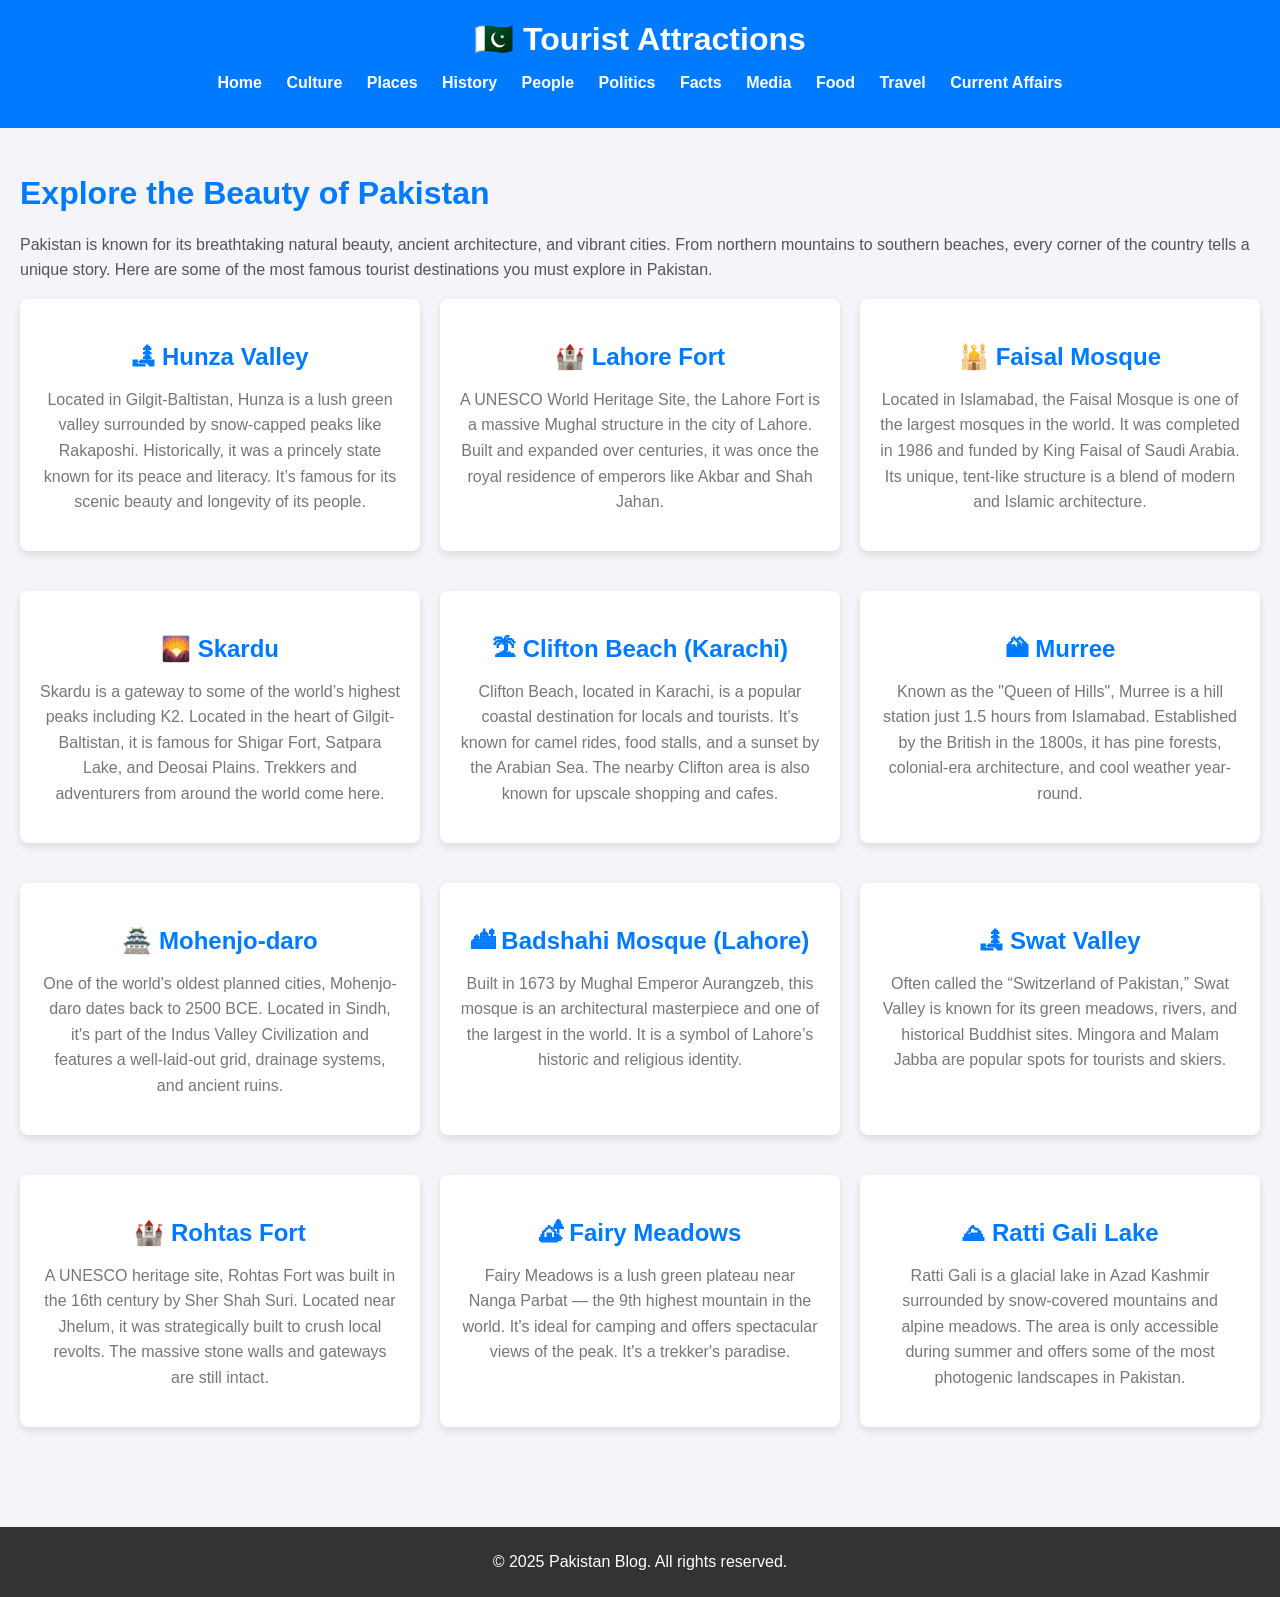
<file: places.html>
<!-- places.html -->
<!DOCTYPE html>
<html lang="en">
<head>
  <meta charset="UTF-8">
  <title>Tourist Places in Pakistan</title>
  <link rel="stylesheet" href="styles.css">
</head>
<body>
  <header>
    <h1>🇵🇰 Tourist Attractions</h1>
    <nav>
      <ul>
        <li><a href="index.html">Home</a></li>
        <li><a href="culture.html">Culture</a></li>
        <li><a href="places.html">Places</a></li>
        <li><a href="history.html">History</a></li>
        <li><a href="people.html">People</a></li>
        <li><a href="politics.html">Politics</a></li>
        <li><a href="facts.html">Facts</a></li>
        <li><a href="media.html">Media</a></li>
        <li><a href="food.html">Food</a></li>
        <li><a href="travel.html">Travel</a></li>
        <li><a href="current-afairs.html">Current Affairs</a></li>
      </ul>
    </nav>
  </header>

  <main>
    <section class="about-pakistan">
      <h2>Explore the Beauty of Pakistan</h2>
      <p>Pakistan is known for its breathtaking natural beauty, ancient architecture, and vibrant cities. From northern mountains to southern beaches, every corner of the country tells a unique story. Here are some of the most famous tourist destinations you must explore in Pakistan.</p>
    </section>

    <section class="cards">
      <div class="card">
        <h3>🏞 Hunza Valley</h3>
        <p>Located in Gilgit-Baltistan, Hunza is a lush green valley surrounded by snow-capped peaks like Rakaposhi. Historically, it was a princely state known for its peace and literacy. It’s famous for its scenic beauty and longevity of its people.</p>
      </div>

      <div class="card">
        <h3>🏰 Lahore Fort</h3>
        <p>A UNESCO World Heritage Site, the Lahore Fort is a massive Mughal structure in the city of Lahore. Built and expanded over centuries, it was once the royal residence of emperors like Akbar and Shah Jahan.</p>
      </div>

      <div class="card">
        <h3>🕌 Faisal Mosque</h3>
        <p>Located in Islamabad, the Faisal Mosque is one of the largest mosques in the world. It was completed in 1986 and funded by King Faisal of Saudi Arabia. Its unique, tent-like structure is a blend of modern and Islamic architecture.</p>
      </div>
    </section>

    <section class="cards">
      <div class="card">
        <h3>🌄 Skardu</h3>
        <p>Skardu is a gateway to some of the world’s highest peaks including K2. Located in the heart of Gilgit-Baltistan, it is famous for Shigar Fort, Satpara Lake, and Deosai Plains. Trekkers and adventurers from around the world come here.</p>
      </div>

      <div class="card">
        <h3>🏝 Clifton Beach (Karachi)</h3>
        <p>Clifton Beach, located in Karachi, is a popular coastal destination for locals and tourists. It’s known for camel rides, food stalls, and a sunset by the Arabian Sea. The nearby Clifton area is also known for upscale shopping and cafes.</p>
      </div>

      <div class="card">
        <h3>🏔 Murree</h3>
        <p>Known as the "Queen of Hills", Murree is a hill station just 1.5 hours from Islamabad. Established by the British in the 1800s, it has pine forests, colonial-era architecture, and cool weather year-round.</p>
      </div>
    </section>

    <section class="cards">
      <div class="card">
        <h3>🏯 Mohenjo-daro</h3>
        <p>One of the world's oldest planned cities, Mohenjo-daro dates back to 2500 BCE. Located in Sindh, it's part of the Indus Valley Civilization and features a well-laid-out grid, drainage systems, and ancient ruins.</p>
      </div>

      <div class="card">
        <h3>🏙 Badshahi Mosque (Lahore)</h3>
        <p>Built in 1673 by Mughal Emperor Aurangzeb, this mosque is an architectural masterpiece and one of the largest in the world. It is a symbol of Lahore’s historic and religious identity.</p>
      </div>

      <div class="card">
        <h3>🏞 Swat Valley</h3>
        <p>Often called the “Switzerland of Pakistan,” Swat Valley is known for its green meadows, rivers, and historical Buddhist sites. Mingora and Malam Jabba are popular spots for tourists and skiers.</p>
      </div>
    </section>

    <section class="cards">
      <div class="card">
        <h3>🏰 Rohtas Fort</h3>
        <p>A UNESCO heritage site, Rohtas Fort was built in the 16th century by Sher Shah Suri. Located near Jhelum, it was strategically built to crush local revolts. The massive stone walls and gateways are still intact.</p>
      </div>

      <div class="card">
        <h3>🏕 Fairy Meadows</h3>
        <p>Fairy Meadows is a lush green plateau near Nanga Parbat — the 9th highest mountain in the world. It's ideal for camping and offers spectacular views of the peak. It's a trekker's paradise.</p>
      </div>

      <div class="card">
        <h3>⛰ Ratti Gali Lake</h3>
        <p>Ratti Gali is a glacial lake in Azad Kashmir surrounded by snow-covered mountains and alpine meadows. The area is only accessible during summer and offers some of the most photogenic landscapes in Pakistan.</p>
      </div>
    </section>
  </main>

  <footer>
    <p>© 2025 Pakistan Blog. All rights reserved.</p>
  </footer>
</body>
</html>
</file>
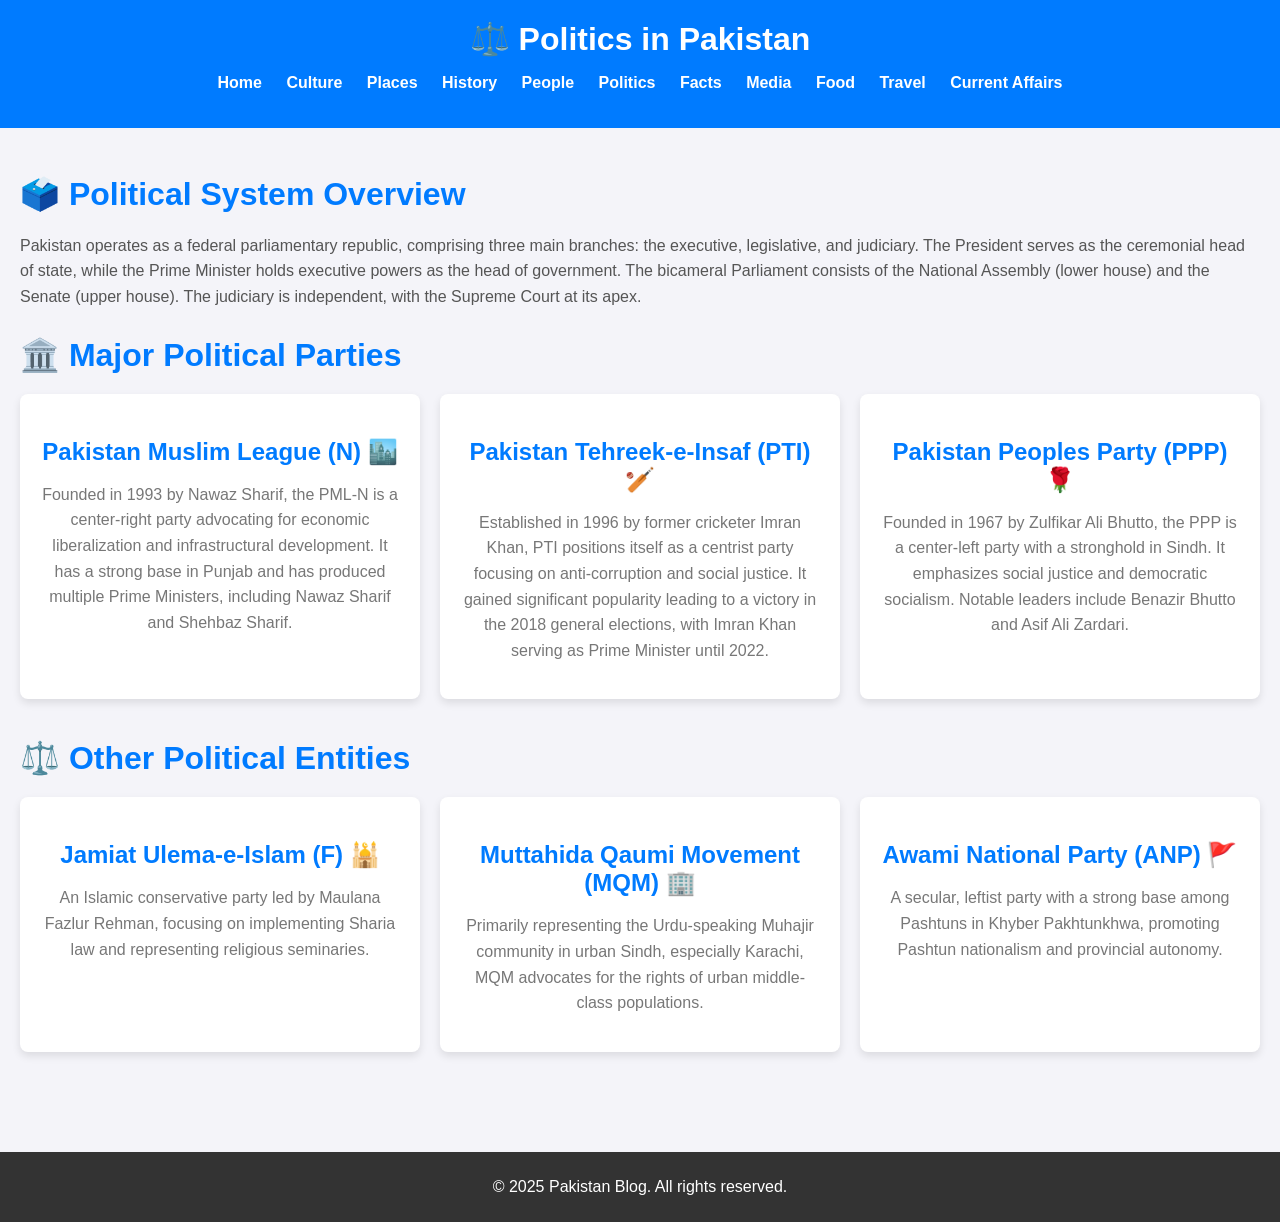
<file: politics.html>
<!-- politics.html -->
<!DOCTYPE html>
<html lang="en">
<head>
  <meta charset="UTF-8">
  <title>Politics in Pakistan</title>
  <link rel="stylesheet" href="styles.css">
</head>
<body>
  <header>
    <h1>⚖️ Politics in Pakistan</h1>
    <nav>
      <ul>
        <li><a href="index.html">Home</a></li>
        <li><a href="culture.html">Culture</a></li>
        <li><a href="places.html">Places</a></li>
        <li><a href="history.html">History</a></li>
        <li><a href="people.html">People</a></li>
        <li><a href="politics.html">Politics</a></li>
        <li><a href="facts.html">Facts</a></li>
        <li><a href="media.html">Media</a></li>
        <li><a href="food.html">Food</a></li>
        <li><a href="travel.html">Travel</a></li>
        <li><a href="current-afairs.html">Current Affairs</a></li>
      </ul>
    </nav>
  </header>

  <main>
    <section>
      <h2>🗳️ Political System Overview</h2>
      <p>Pakistan operates as a federal parliamentary republic, comprising three main branches: the executive, legislative, and judiciary. The President serves as the ceremonial head of state, while the Prime Minister holds executive powers as the head of government. The bicameral Parliament consists of the National Assembly (lower house) and the Senate (upper house). The judiciary is independent, with the Supreme Court at its apex.</p>
    </section>
  
    <section>
      <h2>🏛️ Major Political Parties</h2>
      <div class="cards">
        <div class="card">
          <h3>Pakistan Muslim League (N) 🏙️</h3>
          <p>Founded in 1993 by Nawaz Sharif, the PML-N is a center-right party advocating for economic liberalization and infrastructural development. It has a strong base in Punjab and has produced multiple Prime Ministers, including Nawaz Sharif and Shehbaz Sharif.</p>
        </div>
        <div class="card">
          <h3>Pakistan Tehreek-e-Insaf (PTI) 🏏</h3>
          <p>Established in 1996 by former cricketer Imran Khan, PTI positions itself as a centrist party focusing on anti-corruption and social justice. It gained significant popularity leading to a victory in the 2018 general elections, with Imran Khan serving as Prime Minister until 2022.</p>
        </div>
        <div class="card">
          <h3>Pakistan Peoples Party (PPP) 🌹</h3>
          <p>Founded in 1967 by Zulfikar Ali Bhutto, the PPP is a center-left party with a stronghold in Sindh. It emphasizes social justice and democratic socialism. Notable leaders include Benazir Bhutto and Asif Ali Zardari.</p>
        </div>
      </div>
    </section>
  
    <section>
      <h2>⚖️ Other Political Entities</h2>
      <div class="cards">
        <div class="card">
          <h3>Jamiat Ulema-e-Islam (F) 🕌</h3>
          <p>An Islamic conservative party led by Maulana Fazlur Rehman, focusing on implementing Sharia law and representing religious seminaries.</p>
        </div>
        <div class="card">
          <h3>Muttahida Qaumi Movement (MQM) 🏢</h3>
          <p>Primarily representing the Urdu-speaking Muhajir community in urban Sindh, especially Karachi, MQM advocates for the rights of urban middle-class populations.</p>
        </div>
        <div class="card">
          <h3>Awami National Party (ANP) 🚩</h3>
          <p>A secular, leftist party with a strong base among Pashtuns in Khyber Pakhtunkhwa, promoting Pashtun nationalism and provincial autonomy.</p>
        </div>
      </div>
    </section>
  </main>

  <footer>
    <p>© 2025 Pakistan Blog. All rights reserved.</p>
  </footer>
</body>
</html>
</file>
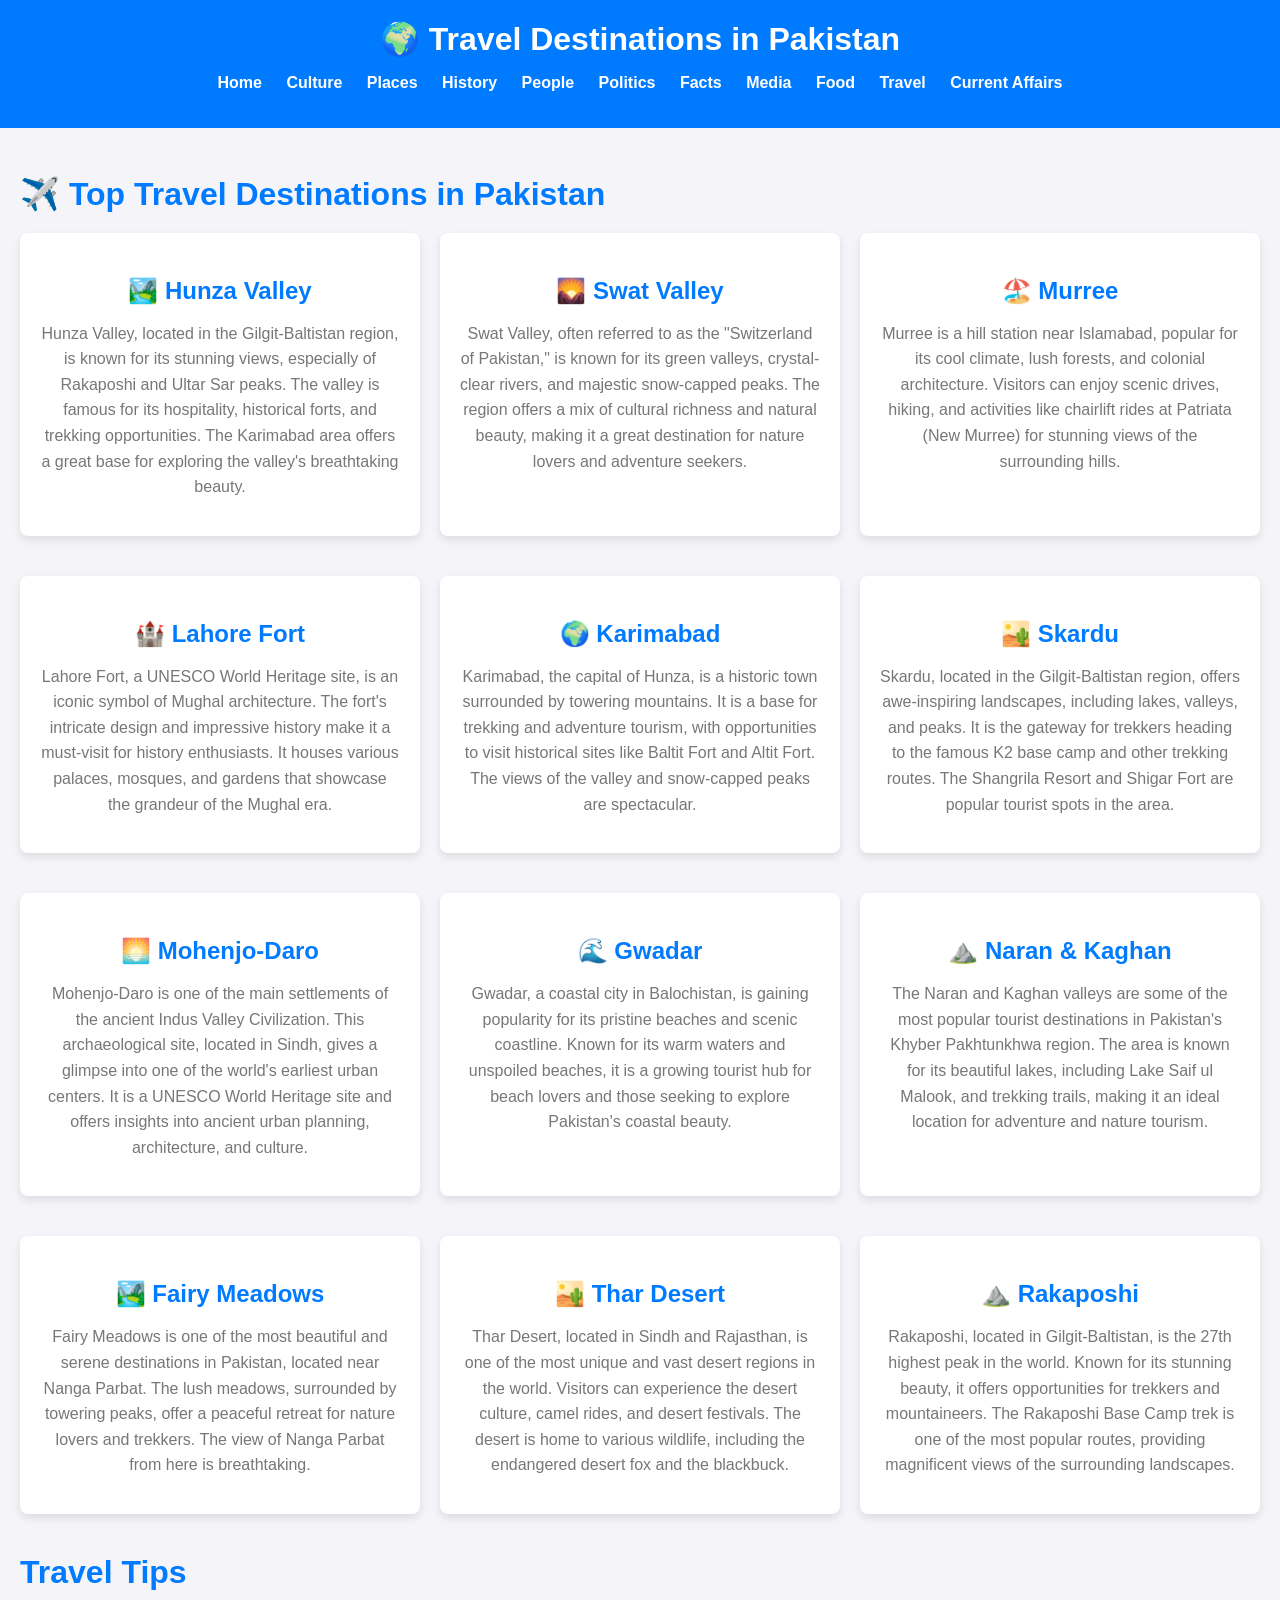
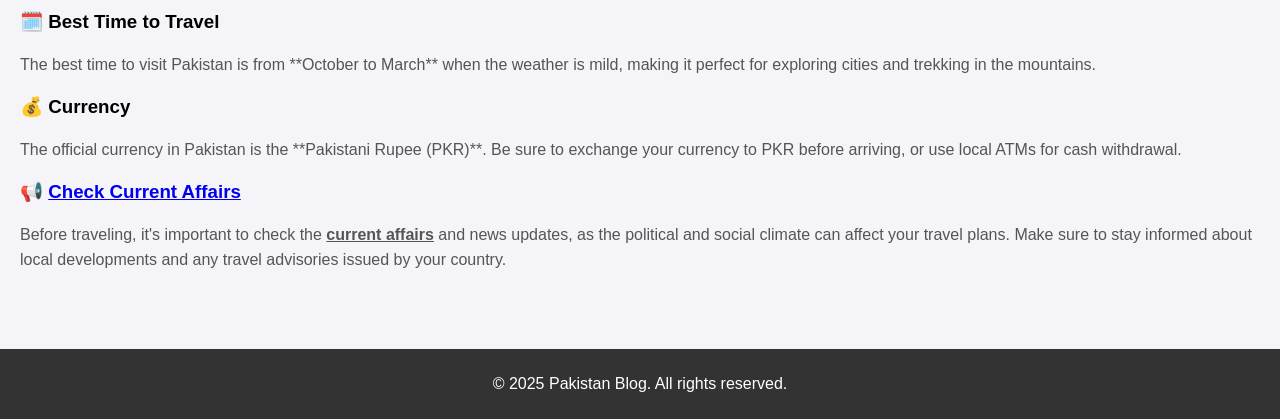
<file: travel.html>
<!-- travel.html -->
<!DOCTYPE html>
<html lang="en">
<head>
  <meta charset="UTF-8">
  <title>Travel in Pakistan</title>
  <link rel="stylesheet" href="styles.css">
</head>
<body>
  <header>
    <h1>🌍 Travel Destinations in Pakistan</h1>
    <nav>
      <ul>
        <li><a href="index.html">Home</a></li>
        <li><a href="culture.html">Culture</a></li>
        <li><a href="places.html">Places</a></li>
        <li><a href="history.html">History</a></li>
        <li><a href="people.html">People</a></li>
        <li><a href="politics.html">Politics</a></li>
        <li><a href="facts.html">Facts</a></li>
        <li><a href="media.html">Media</a></li>
        <li><a href="food.html">Food</a></li>
        <li><a href="travel.html">Travel</a></li>
        <li><a href="current-afairs.html">Current Affairs</a></li>
      </ul>
    </nav>
  </header>

  <main>
    <section>
      <h2>✈️ Top Travel Destinations in Pakistan</h2>
      <div class="cards">
        <div class="card">
          <h3>🏞️ Hunza Valley</h3>
          <p>Hunza Valley, located in the Gilgit-Baltistan region, is known for its stunning views, especially of Rakaposhi and Ultar Sar peaks. The valley is famous for its hospitality, historical forts, and trekking opportunities. The Karimabad area offers a great base for exploring the valley's breathtaking beauty.</p>
        </div>
        <div class="card">
          <h3>🌄 Swat Valley</h3>
          <p>Swat Valley, often referred to as the "Switzerland of Pakistan," is known for its green valleys, crystal-clear rivers, and majestic snow-capped peaks. The region offers a mix of cultural richness and natural beauty, making it a great destination for nature lovers and adventure seekers.</p>
        </div>
        <div class="card">
          <h3>🏖️ Murree</h3>
          <p>Murree is a hill station near Islamabad, popular for its cool climate, lush forests, and colonial architecture. Visitors can enjoy scenic drives, hiking, and activities like chairlift rides at Patriata (New Murree) for stunning views of the surrounding hills.</p>
        </div>
      </div>
  
      <div class="cards">
        <div class="card">
          <h3>🏰 Lahore Fort</h3>
          <p>Lahore Fort, a UNESCO World Heritage site, is an iconic symbol of Mughal architecture. The fort's intricate design and impressive history make it a must-visit for history enthusiasts. It houses various palaces, mosques, and gardens that showcase the grandeur of the Mughal era.</p>
        </div>
        <div class="card">
          <h3>🌍 Karimabad</h3>
          <p>Karimabad, the capital of Hunza, is a historic town surrounded by towering mountains. It is a base for trekking and adventure tourism, with opportunities to visit historical sites like Baltit Fort and Altit Fort. The views of the valley and snow-capped peaks are spectacular.</p>
        </div>
        <div class="card">
          <h3>🏜️ Skardu</h3>
          <p>Skardu, located in the Gilgit-Baltistan region, offers awe-inspiring landscapes, including lakes, valleys, and peaks. It is the gateway for trekkers heading to the famous K2 base camp and other trekking routes. The Shangrila Resort and Shigar Fort are popular tourist spots in the area.</p>
        </div>
      </div>
  
      <div class="cards">
        <div class="card">
          <h3>🌅 Mohenjo-Daro</h3>
          <p>Mohenjo-Daro is one of the main settlements of the ancient Indus Valley Civilization. This archaeological site, located in Sindh, gives a glimpse into one of the world's earliest urban centers. It is a UNESCO World Heritage site and offers insights into ancient urban planning, architecture, and culture.</p>
        </div>
        <div class="card">
          <h3>🌊 Gwadar</h3>
          <p>Gwadar, a coastal city in Balochistan, is gaining popularity for its pristine beaches and scenic coastline. Known for its warm waters and unspoiled beaches, it is a growing tourist hub for beach lovers and those seeking to explore Pakistan's coastal beauty.</p>
        </div>
        <div class="card">
          <h3>⛰️ Naran & Kaghan</h3>
          <p>The Naran and Kaghan valleys are some of the most popular tourist destinations in Pakistan's Khyber Pakhtunkhwa region. The area is known for its beautiful lakes, including Lake Saif ul Malook, and trekking trails, making it an ideal location for adventure and nature tourism.</p>
        </div>
      </div>
  
      <div class="cards">
        <div class="card">
          <h3>🏞️ Fairy Meadows</h3>
          <p>Fairy Meadows is one of the most beautiful and serene destinations in Pakistan, located near Nanga Parbat. The lush meadows, surrounded by towering peaks, offer a peaceful retreat for nature lovers and trekkers. The view of Nanga Parbat from here is breathtaking.</p>
        </div>
        <div class="card">
          <h3>🏜️ Thar Desert</h3>
          <p>Thar Desert, located in Sindh and Rajasthan, is one of the most unique and vast desert regions in the world. Visitors can experience the desert culture, camel rides, and desert festivals. The desert is home to various wildlife, including the endangered desert fox and the blackbuck.</p>
        </div>
        <div class="card">
          <h3>⛰️ Rakaposhi</h3>
          <p>Rakaposhi, located in Gilgit-Baltistan, is the 27th highest peak in the world. Known for its stunning beauty, it offers opportunities for trekkers and mountaineers. The Rakaposhi Base Camp trek is one of the most popular routes, providing magnificent views of the surrounding landscapes.</p>
        </div>
      </div>
  
    </section>

    <section class="travel-tips">
      <h2>Travel Tips</h2>
      <div class="tips-container">
        <div class="tip">
          <h3>🗓️ Best Time to Travel</h3>
          <p>The best time to visit Pakistan is from **October to March** when the weather is mild, making it perfect for exploring cities and trekking in the mountains.</p>
        </div>
        <div class="tip">
          <h3>💰 Currency</h3>
          <p>The official currency in Pakistan is the **Pakistani Rupee (PKR)**. Be sure to exchange your currency to PKR before arriving, or use local ATMs for cash withdrawal.</p>
        </div>
        <div class="tip">
          <h3>📢 <a href="current-afairs.html">Check Current Affairs</a></h3>
          <p>Before traveling, it's important to check the <b><u>current affairs</u></b> and news updates, as the political and social climate can affect your travel plans. Make sure to stay informed about local developments and any travel advisories issued by your country.</p>
        </div>
      </div>
    </section>
  </main>

  <footer>
    <p>© 2025 Pakistan Blog. All rights reserved.</p>
  </footer>
</body>
</html>
</file>
<file: styles.css>
/* General Body and Layout Styles */
body {
    font-family: Arial, sans-serif;
    background-color: #f4f4f9;
    margin: 0;
    padding: 0;
    min-height: 100vh; /* Ensure full page height */
    display: flex;
    flex-direction: column;
  }
  
  /* Header and Navigation Styles */
  header {
    background-color: #007bff;
    color: white;
    padding: 20px;
    text-align: center;
  }
  
  header h1 {
    margin: 0;
  }
  
  nav ul {
    list-style: none;
    padding: 0;
  }
  
  nav ul li {
    display: inline-block;
    margin: 0 10px;
  }
  
  nav ul li a {
    color: white;
    text-decoration: none;
    font-weight: bold;
  }
  
  nav ul li a:hover {
    text-decoration: underline;
  }
  
 /* Main Content */
main {
    padding: 20px;
    flex-grow: 1;
}

/* Sections Styles */
section h2 {
    color: #007bff;
    font-size: 2rem;
    margin-bottom: 20px;
}

section p {
    color: #555;
    font-size: 1rem;
    line-height: 1.6;
}

/* Cards Section */
.cards {
    display: flex;
    justify-content: space-between;
    gap: 20px;
    margin-bottom: 40px;
}

.card {
    background-color: #ffffff;
    border-radius: 8px;
    padding: 20px;
    box-shadow: 0 4px 8px rgba(0, 0, 0, 0.1);
    text-align: center;
    flex-basis: 30%;
    transition: transform 0.3s ease-in-out;
}

.card:hover {
    transform: translateY(-10px);
}

.card h3 {
    color: #007bff;
    font-size: 1.5rem;
    margin-bottom: 10px;
}

.card p {
    color: #777;
    font-size: 1rem;
}

/* Footer Styles */
footer {
    background-color: #333;
    color: white;
    text-align: center;
    padding: 10px 0;
    width: 100%;
    margin-top: 40px;
}

/* Responsive Design (Media Queries) */
@media screen and (max-width: 768px) {
    .cards {
        flex-direction: column;
        align-items: center;
    }

    .card {
        flex-basis: 80%;
        margin-bottom: 20px;
    }
}

@media screen and (max-width: 480px) {
    header h1 {
        font-size: 1.5rem;
    }

    section h2 {
        font-size: 1.5rem;
    }

    .card h3 {
        font-size: 1.25rem;
    }
}
</file>
